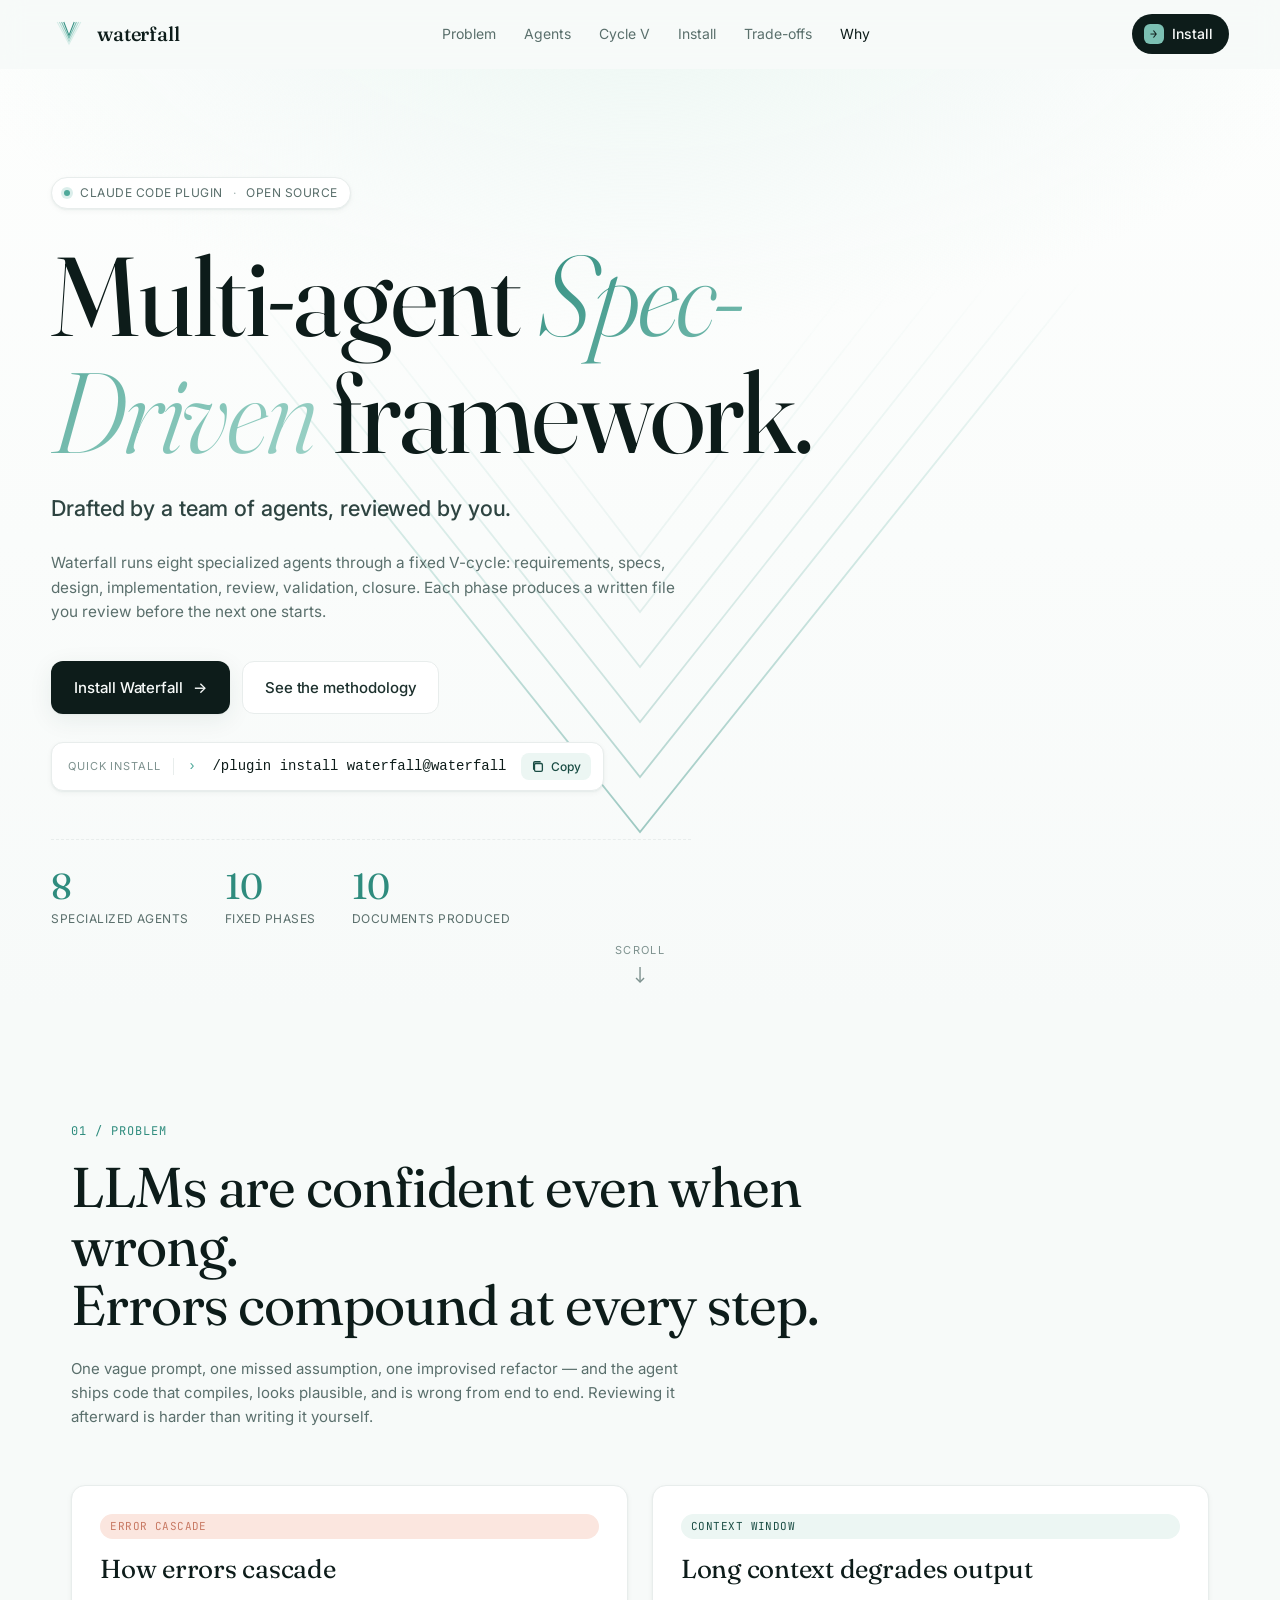
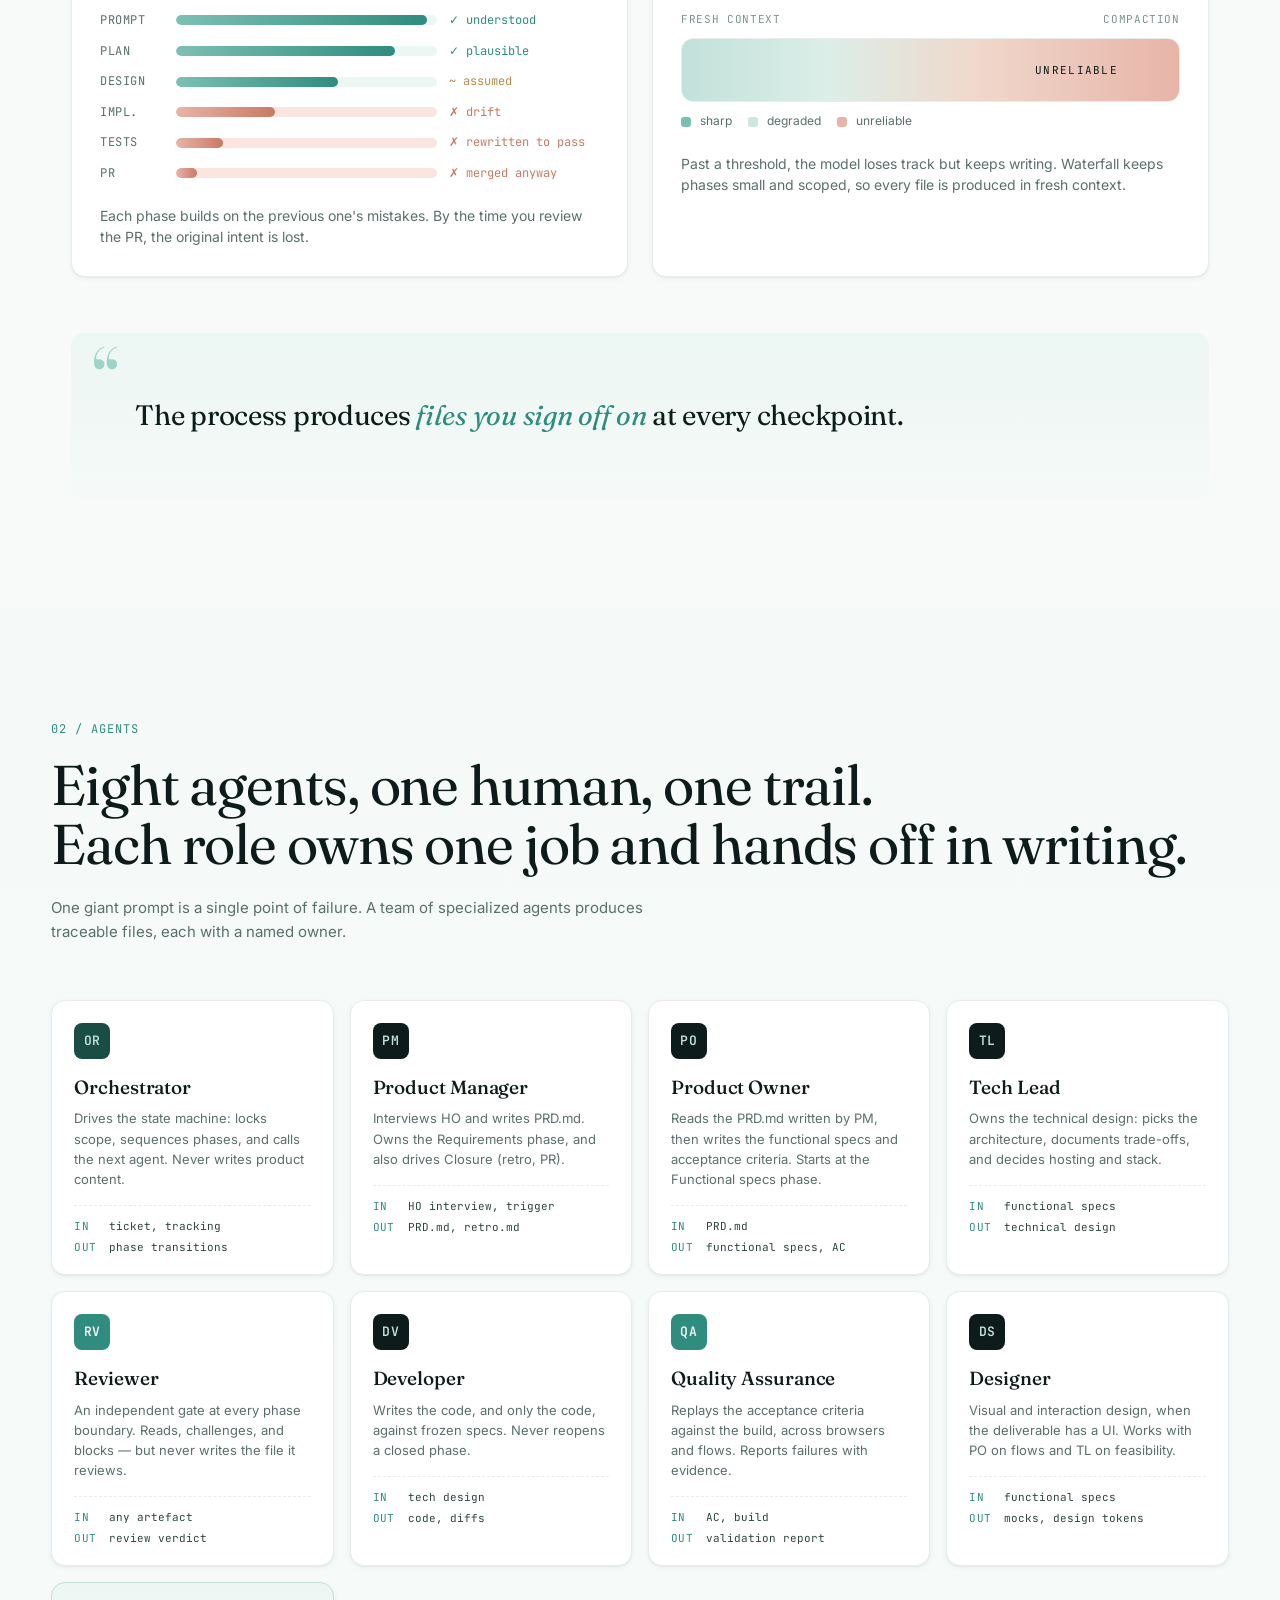
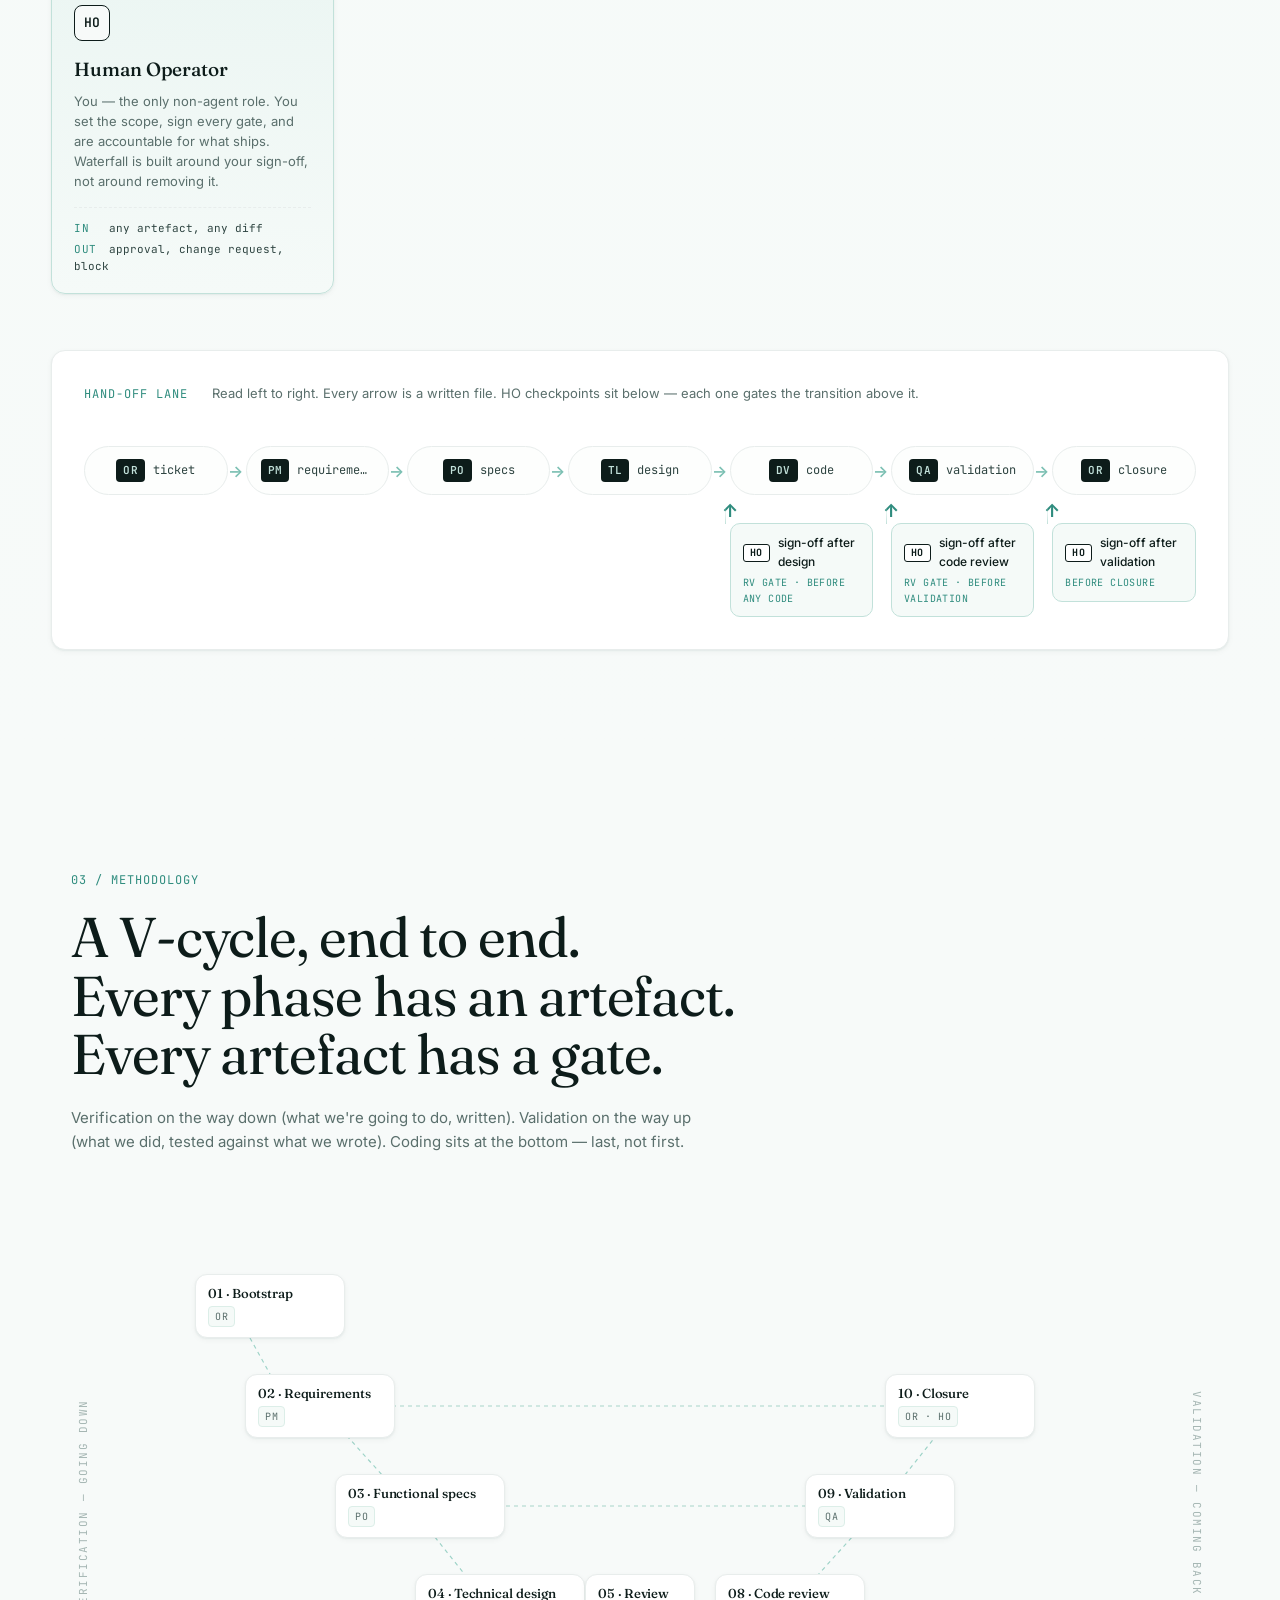
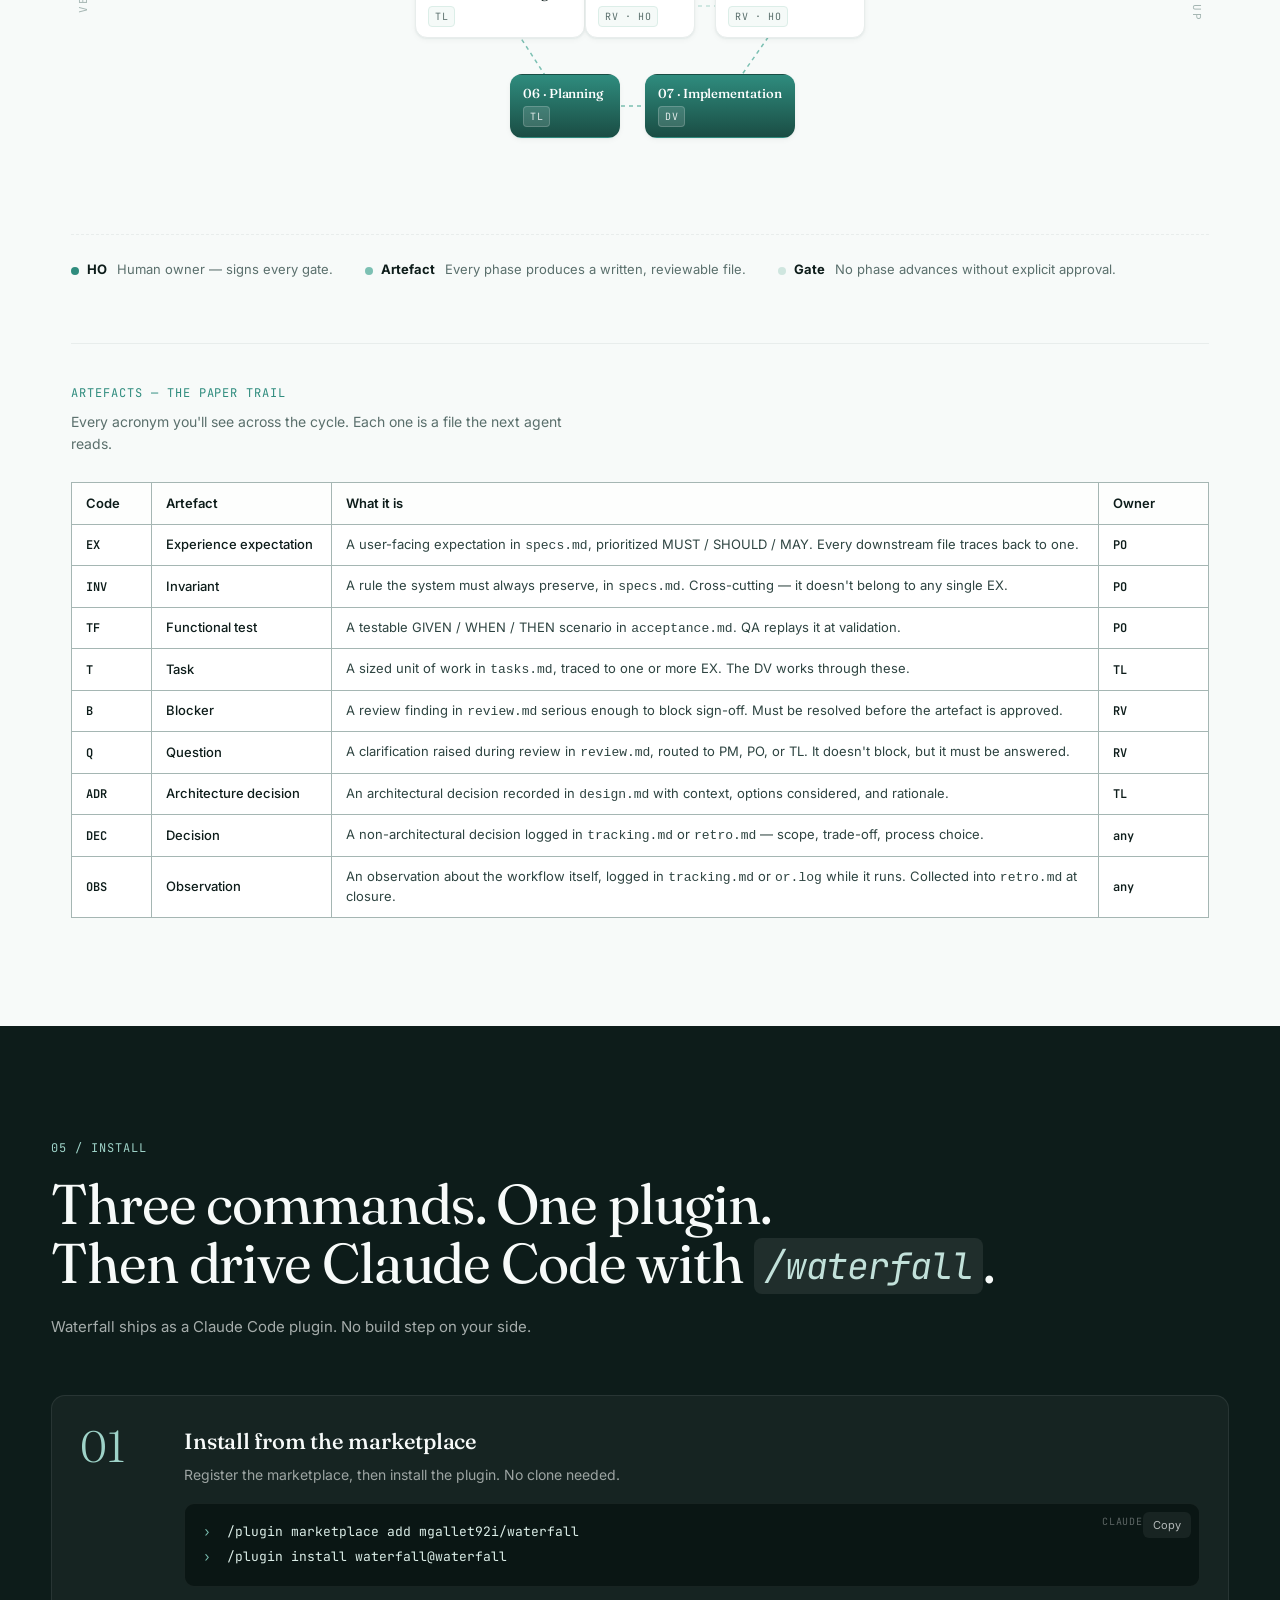
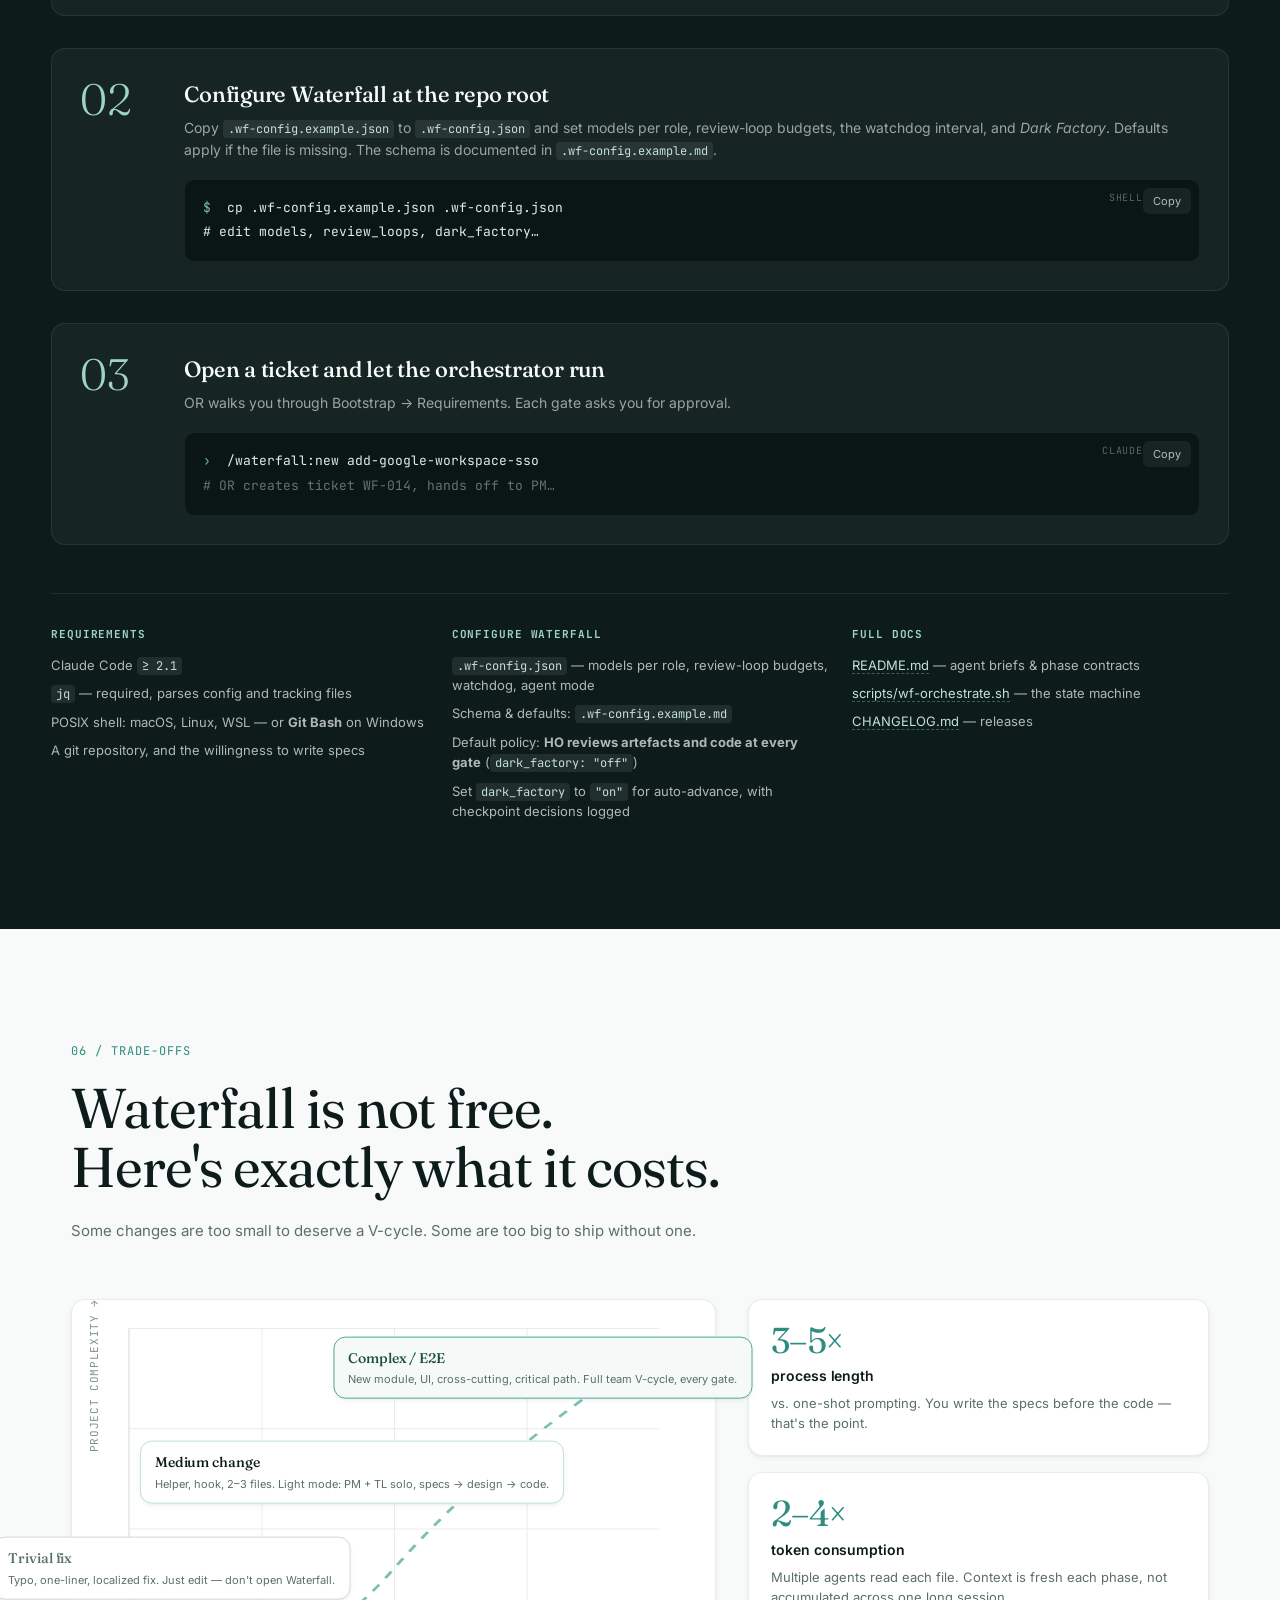
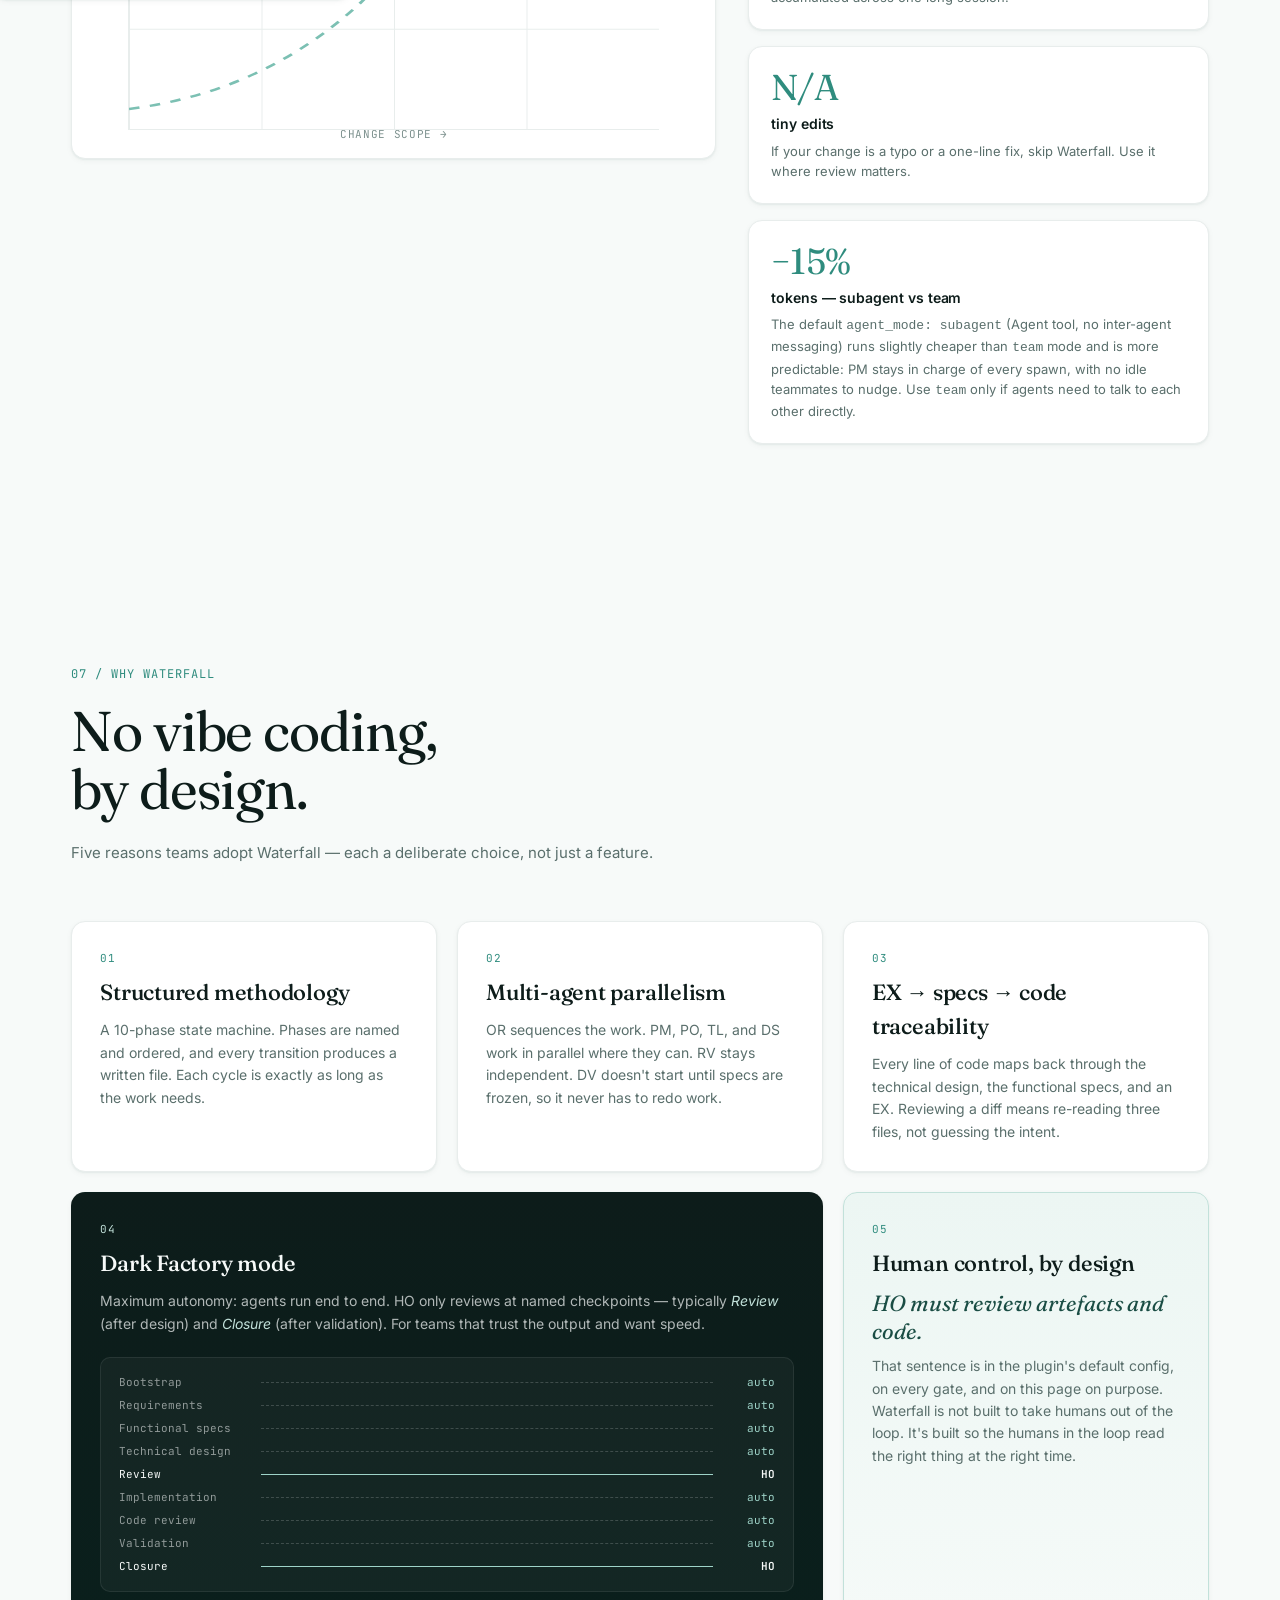
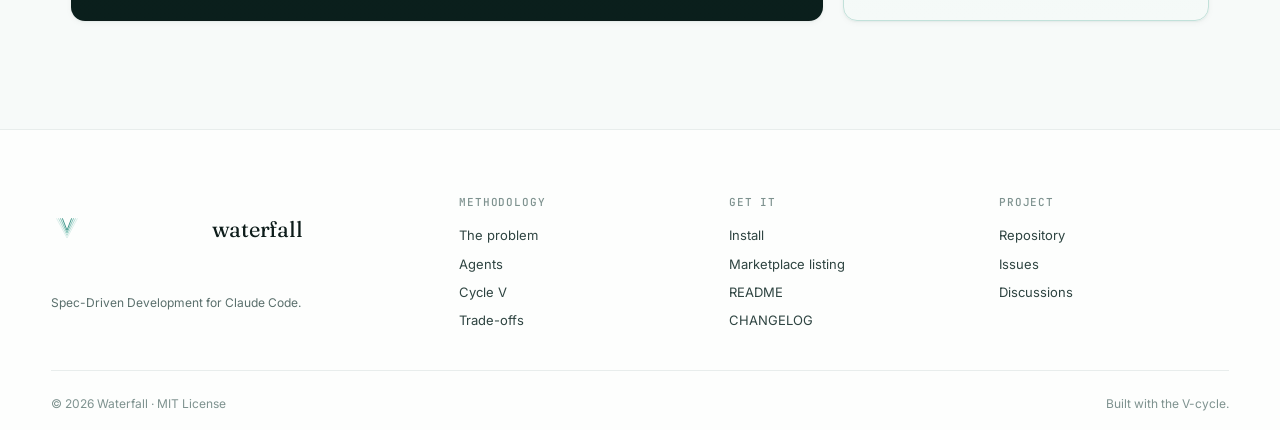
<file: claude-design/site/index.html>
<!doctype html>
<html lang="en">
<head>
<meta charset="utf-8" />
<meta name="viewport" content="width=device-width,initial-scale=1" />
<title>Waterfall — Spec-Driven Development for Claude Code</title>
<meta name="description" content="Waterfall is a multi-agent Spec-Driven Development framework for Claude Code. A team of specialized agents (OR · PM · PO · TL · RV · DV · QA · DS) drives every change through a fixed V-cycle — from requirements to closure." />
<link rel="preconnect" href="https://fonts.googleapis.com">
<link rel="preconnect" href="https://fonts.gstatic.com" crossorigin>
<link href="https://fonts.googleapis.com/css2?family=Fraunces:opsz,wght@9..144,300;9..144,400;9..144,500;9..144,600&family=Inter:wght@400;500;600;700&family=JetBrains+Mono:wght@400;500;600&display=swap" rel="stylesheet">
<link rel="stylesheet" href="styles.css" />
</head>
<body>

<!-- ───────────────────── NAV ───────────────────── -->
<header class="nav" id="nav">
  <a class="nav__brand" href="#top" aria-label="Waterfall home">
    <svg viewBox="0 0 100 100" class="nav__mark" aria-hidden="true">
      <g fill="none" stroke-width="3" stroke-linecap="square">
        <path d="M18 18 L50 78 L82 18" stroke="#9ed3c8" opacity=".35"/>
        <path d="M24 18 L50 70 L76 18" stroke="#7cc0b3" opacity=".55"/>
        <path d="M30 18 L50 62 L70 18" stroke="#4ea99a" opacity=".75"/>
        <path d="M36 18 L50 54 L64 18" stroke="#2f8c7e" opacity=".95"/>
      </g>
    </svg>
    <span class="nav__word">waterfall</span>
  </a>
  <nav class="nav__links" aria-label="Sections">
    <a href="#problem">Problem</a>
    <a href="#agents">Agents</a>
    <a href="#cycle">Cycle V</a>
    <a href="#install">Install</a>
    <a href="#tradeoffs">Trade-offs</a>
    <a href="#why">Why</a>
  </nav>
  <a class="nav__cta" href="#install">
    <span class="nav__cta-glyph">→</span>
    Install
  </a>
</header>

<main id="top" style="border-radius: 0px">

<!-- ───────────────────── HERO ───────────────────── -->
<section class="hero">
  <div class="hero__bg" aria-hidden="true">
    <svg class="hero__v" viewBox="0 0 1200 800" preserveAspectRatio="xMidYMid slice">
      <defs>
        <linearGradient id="vline" x1="0" y1="0" x2="0" y2="1">
          <stop offset="0%" stop-color="#7cc0b3" stop-opacity=".0"/>
          <stop offset="40%" stop-color="#7cc0b3" stop-opacity=".55"/>
          <stop offset="100%" stop-color="#2f8c7e" stop-opacity=".9"/>
        </linearGradient>
      </defs>
      <g fill="none" stroke="url(#vline)" stroke-width="2">
        <path d="M120 120 L600 720 L1080 120"/>
        <path d="M170 120 L600 660 L1030 120" opacity=".75"/>
        <path d="M220 120 L600 600 L980 120" opacity=".55"/>
        <path d="M270 120 L600 540 L930 120" opacity=".4"/>
        <path d="M320 120 L600 480 L880 120" opacity=".28"/>
        <path d="M370 120 L600 420 L830 120" opacity=".18"/>
      </g>
    </svg>
  </div>

  <div class="hero__inner">
    <div class="hero__eyebrow">
      <span class="dot"></span>
      Claude Code plugin <span class="dim">·</span> open source
    </div>

    <h1 class="hero__title">
      <span class="hero__title-l1" style="font-size: 112px">Multi-agent </span><span class="hero__title-l2" style="font-size: 114px">Spec-Driven</span><span class="hero__title-l1" style="font-size: 114px"> framework.</span>
      <span class="hero__title-tag" style="font-size: 63px"></span>
      <span class="hero__title-sub">Drafted by a team of agents, reviewed by you.</span>
    </h1>

    <p class="hero__lede">
      Waterfall runs eight specialized agents through a fixed V-cycle: requirements, specs, design,
      implementation, review, validation, closure. Each phase produces a written file you review
      before the next one starts.
    </p>

    <div class="hero__actions">
      <a class="btn btn--primary" href="#install">
        Install Waterfall
        <span aria-hidden="true">→</span>
      </a>
      <a class="btn btn--ghost" href="#cycle">
        See the methodology
      </a>
    </div>

    <div class="hero__cmd" role="region" aria-label="Quick install command">
      <span class="hero__cmd-label">quick install</span>
      <code class="hero__cmd-line"><span class="prompt">›</span> /plugin install waterfall@waterfall</code>
      <button class="hero__cmd-copy" data-copy="/plugin install waterfall@waterfall" aria-label="Copy install command">
        <svg viewBox="0 0 16 16" width="14" height="14" fill="none" stroke="currentColor" stroke-width="1.5">
          <rect x="4" y="4" width="9" height="9" rx="1.5"/>
          <path d="M3 11V3.5A1.5 1.5 0 0 1 4.5 2H11"/>
        </svg>
        <span class="hero__cmd-copy-label">Copy</span>
      </button>
    </div>

    <div class="hero__meta">
      <div class="hero__meta-item">
        <strong>8</strong>
        <span>specialized agents</span>
      </div>
      <div class="hero__meta-item">
        <strong>10</strong>
        <span>fixed phases</span>
      </div>
      <div class="hero__meta-item">
        <strong>10</strong>
        <span>documents produced</span>
      </div>
    </div>
  </div>

  <a class="hero__scroll" href="#problem" aria-label="Scroll to first section">
    <span>scroll</span>
    <svg viewBox="0 0 12 20" width="12" height="20" fill="none" stroke="currentColor" stroke-width="1.4">
      <path d="M6 2v15"/><path d="M2 13l4 4 4-4"/>
    </svg>
  </a>
</section>

<!-- ───────────────────── PROBLEM ───────────────────── -->
<section class="section section--problem" id="problem">
  <div class="section__head">
    <span class="section__num">01 / Problem</span>
    <h2 class="section__title">
      LLMs are confident even when wrong.<br/>
      Errors compound at every step.
    </h2>
    <p class="section__lede">
      One vague prompt, one missed assumption, one improvised refactor — and the agent ships code
      that compiles, looks plausible, and is wrong from end to end. Reviewing it afterward is harder than writing it yourself.
    </p>
  </div>

  <div class="problem__grid">

    <article class="problem__card problem__card--cascade">
      <header>
        <span class="tag tag--warn">error cascade</span>
        <h3>How errors cascade</h3>
      </header>
      <div class="cascade">
        <div class="cascade__row is-active"><span class="cascade__step">prompt</span><span class="cascade__bar" style="--w:96%"><i></i></span><span class="cascade__ok">✓ understood</span></div>
        <div class="cascade__row is-active"><span class="cascade__step">plan</span><span class="cascade__bar" style="--w:84%"><i></i></span><span class="cascade__ok">✓ plausible</span></div>
        <div class="cascade__row is-active"><span class="cascade__step">design</span><span class="cascade__bar" style="--w:62%"><i></i></span><span class="cascade__warn">~ assumed</span></div>
        <div class="cascade__row is-active"><span class="cascade__step">impl.</span><span class="cascade__bar cascade__bar--bad" style="--w:38%"><i></i></span><span class="cascade__bad">✗ drift</span></div>
        <div class="cascade__row is-active"><span class="cascade__step">tests</span><span class="cascade__bar cascade__bar--bad" style="--w:18%"><i></i></span><span class="cascade__bad">✗ rewritten to pass</span></div>
        <div class="cascade__row is-active"><span class="cascade__step">PR</span><span class="cascade__bar cascade__bar--bad" style="--w:8%"><i></i></span><span class="cascade__bad">✗ merged anyway</span></div>
      </div>
      <p class="problem__caption">
        Each phase builds on the previous one's mistakes. By the time you review the PR, the original intent is lost.
      </p>
    </article>

    <article class="problem__card problem__card--zone">
      <header>
        <span class="tag tag--mute">context window</span>
        <h3>Long context degrades output</h3>
      </header>
      <div class="zone">
        <div class="zone__axis">
          <span>fresh context</span>
          <span>compaction</span>
        </div>
        <div class="zone__track">
          <div class="zone__band zone__band--good"></div>
          <div class="zone__band zone__band--mid"></div>
          <div class="zone__band zone__band--bad" data-label="unreliable"></div>
        </div>
        <div class="zone__legend">
          <span><i style="background:#7cc0b3"></i> sharp</span>
          <span><i style="background:#cfe6df"></i> degraded</span>
          <span><i style="background:#e8b4a8"></i> unreliable</span>
        </div>
      </div>
      <p class="problem__caption">
        Past a threshold, the model loses track but keeps writing. Waterfall keeps phases small and scoped, so every file is produced in fresh context.
      </p>
    </article>
  </div>

  <div class="problem__pull">
    <span class="quote-mark" aria-hidden="true">“</span>
    <p>
      The process produces <em>files you sign off on</em> at every checkpoint.
    </p>
  </div>
</section>

<!-- ───────────────────── AGENTS ───────────────────── -->
<section class="section section--agents" id="agents">
  <div class="section__head">
    <span class="section__num">02 / Agents</span>
    <h2 class="section__title">
      Eight agents, one human, one trail.<br/>
      Each role owns one job and hands off in writing.
    </h2>
    <p class="section__lede">
      One giant prompt is a single point of failure. A team of specialized agents produces
      traceable files, each with a named owner.
    </p>
  </div>

  <div class="agents__grid">
    <article class="agent" data-role="OR">
      <span class="agent__code">OR</span>
      <h3>Orchestrator</h3>
      <p>Drives the state machine: locks scope, sequences phases, and calls the next agent. Never writes product content.</p>
      <ul class="agent__io">
        <li><span>in</span> ticket, tracking</li>
        <li><span>out</span> phase transitions</li>
      </ul>
    </article>
    <article class="agent" data-role="PM">
      <span class="agent__code">PM</span>
      <h3>Product Manager</h3>
      <p>Interviews HO and writes PRD.md. Owns the Requirements phase, and also drives Closure (retro, PR).</p>
      <ul class="agent__io">
        <li><span>in</span> HO interview, trigger</li>
        <li><span>out</span> PRD.md, retro.md</li>
      </ul>
    </article>
    <article class="agent" data-role="PO">
      <span class="agent__code">PO</span>
      <h3>Product Owner</h3>
      <p>Reads the PRD.md written by PM, then writes the functional specs and acceptance criteria. Starts at the Functional specs phase.</p>
      <ul class="agent__io">
        <li><span>in</span> PRD.md</li>
        <li><span>out</span> functional specs, AC</li>
      </ul>
    </article>
    <article class="agent" data-role="TL">
      <span class="agent__code">TL</span>
      <h3>Tech Lead</h3>
      <p>Owns the technical design: picks the architecture, documents trade-offs, and decides hosting and stack.</p>
      <ul class="agent__io">
        <li><span>in</span> functional specs</li>
        <li><span>out</span> technical design</li>
      </ul>
    </article>
    <article class="agent" data-role="RV">
      <span class="agent__code">RV</span>
      <h3>Reviewer</h3>
      <p>An independent gate at every phase boundary. Reads, challenges, and blocks — but never writes the file it reviews.</p>
      <ul class="agent__io">
        <li><span>in</span> any artefact</li>
        <li><span>out</span> review verdict</li>
      </ul>
    </article>
    <article class="agent" data-role="DV">
      <span class="agent__code">DV</span>
      <h3>Developer</h3>
      <p>Writes the code, and only the code, against frozen specs. Never reopens a closed phase.</p>
      <ul class="agent__io">
        <li><span>in</span> tech design</li>
        <li><span>out</span> code, diffs</li>
      </ul>
    </article>
    <article class="agent" data-role="QA">
      <span class="agent__code">QA</span>
      <h3>Quality Assurance</h3>
      <p>Replays the acceptance criteria against the build, across browsers and flows. Reports failures with evidence.</p>
      <ul class="agent__io">
        <li><span>in</span> AC, build</li>
        <li><span>out</span> validation report</li>
      </ul>
    </article>
    <article class="agent" data-role="DS">
      <span class="agent__code">DS</span>
      <h3>Designer</h3>
      <p>Visual and interaction design, when the deliverable has a UI. Works with PO on flows and TL on feasibility.</p>
      <ul class="agent__io">
        <li><span>in</span> functional specs</li>
        <li><span>out</span> mocks, design tokens</li>
      </ul>
    </article>
    <article class="agent agent--ho" data-role="HO">
      <span class="agent__code">HO</span>
      <h3>Human Operator</h3>
      <p>You — the only non-agent role. You set the scope, sign every gate, and are accountable for what ships. Waterfall is built around your sign-off, not around removing it.</p>
      <ul class="agent__io">
        <li><span>in</span> any artefact, any diff</li>
        <li><span>out</span> approval, change request, block</li>
      </ul>
    </article>
  </div>

  <div class="agents__lane">
    <div class="lane__header">
      <span class="section__num">Hand-off lane</span>
      <p>Read left to right. Every arrow is a written file. HO checkpoints sit below — each one gates the transition above it.</p>
    </div>

    <div class="lane2">
      <ol class="lane2__main" aria-label="Hand-off flow">
        <li class="lane2__step"><span class="lane2__code">OR</span><span class="lane2__art">ticket</span></li>
        <li class="lane2__step"><span class="lane2__code">PM</span><span class="lane2__art">requirements</span></li>
        <li class="lane2__step"><span class="lane2__code">PO</span><span class="lane2__art">specs</span></li>
        <li class="lane2__step"><span class="lane2__code">TL</span><span class="lane2__art">design</span></li>
        <li class="lane2__step lane2__step--gate" data-gate="after-design"><span class="lane2__code">DV</span><span class="lane2__art">code</span></li>
        <li class="lane2__step lane2__step--gate" data-gate="after-review"><span class="lane2__code">QA</span><span class="lane2__art">validation</span></li>
        <li class="lane2__step lane2__step--gate" data-gate="after-validation"><span class="lane2__code">OR</span><span class="lane2__art">closure</span></li>
      </ol>

      <ol class="lane2__checks" aria-label="HO checkpoints">
        <li class="lane2__check" data-anchor="after-design">
          <span class="lane2__check-pill"><span class="lane2__check-code">HO</span> sign-off after design</span>
          <span class="lane2__check-meta">RV gate · before any code</span>
        </li>
        <li class="lane2__check" data-anchor="after-review">
          <span class="lane2__check-pill"><span class="lane2__check-code">HO</span> sign-off after code review</span>
          <span class="lane2__check-meta">RV gate · before validation</span>
        </li>
        <li class="lane2__check" data-anchor="after-validation">
          <span class="lane2__check-pill"><span class="lane2__check-code">HO</span> sign-off after validation</span>
          <span class="lane2__check-meta">before closure</span>
        </li>
      </ol>
    </div>
    </div>
  </div>
</section>

<!-- ───────────────────── CYCLE V ───────────────────── -->
<section class="section section--cycle" id="cycle">
  <div class="section__head">
    <span class="section__num">03 / Methodology</span>
    <h2 class="section__title">
      A V-cycle, end to end.<br/>
      Every phase has an artefact. Every artefact has a gate.
    </h2>
    <p class="section__lede">
      Verification on the way down (what we're going to do, written).
      Validation on the way up (what we did, tested against what we wrote).
      Coding sits at the bottom — last, not first.
    </p>
  </div>

  <!-- The V -->
  <div class="vcycle">
    <div class="vcycle__sides">
      <span class="vcycle__side vcycle__side--left">Verification — going down</span>
      <span class="vcycle__side vcycle__side--right">Validation — coming back up</span>
    </div>

    <div class="vcycle__body">
      <svg class="vcycle__lines" viewBox="0 0 790 464" preserveAspectRatio="none" aria-hidden="true">
        <!-- 01 → 02 -->
        <line x1="5" y1="64" x2="25" y2="100" stroke="var(--teal-400)" stroke-width="1.2" stroke-dasharray="4 4"/>
        <!-- horizontales (phases miroir) -->
        <line x1="75" y1="132" x2="715" y2="132" stroke="var(--teal-300)" stroke-width="1.5" stroke-dasharray="4 4"/>
        <line x1="165" y1="232" x2="635" y2="232" stroke="var(--teal-300)" stroke-width="1.5" stroke-dasharray="4 4"/>
        <line x1="245" y1="332" x2="545" y2="332" stroke="var(--teal-300)" stroke-width="1.5" stroke-dasharray="4 4"/>
        <!-- descente gauche : 02→03→04 -->
        <line x1="75" y1="132" x2="165" y2="232" stroke="var(--teal-400)" stroke-width="1.2" stroke-dasharray="4 4"/>
        <line x1="165" y1="232" x2="245" y2="332" stroke="var(--teal-400)" stroke-width="1.2" stroke-dasharray="4 4"/>
        <!-- 04 → 06 -->
        <line x1="255" y1="332" x2="320" y2="432" stroke="var(--teal-500)" stroke-width="1.5" stroke-dasharray="4 4"/>
        <!-- 06 → 07 -->
        <line x1="320" y1="432" x2="475" y2="432" stroke="var(--teal-500)" stroke-width="1.5" stroke-dasharray="4 4"/>
        <!-- 07 → 08 -->
        <line x1="475" y1="432" x2="545" y2="332" stroke="var(--teal-500)" stroke-width="1.5" stroke-dasharray="4 4"/>
        <!-- montée droite : 08→09→10 -->
        <line x1="545" y1="332" x2="635" y2="232" stroke="var(--teal-400)" stroke-width="1.2" stroke-dasharray="4 4"/>
        <line x1="635" y1="232" x2="715" y2="132" stroke="var(--teal-400)" stroke-width="1.2" stroke-dasharray="4 4"/>
      </svg>

    <ol class="vcycle__list">
      <!-- Bootstrap -->
      <li class="vphase vphase--preamble" style="left:-50px; top:0px; width:150px;" data-tip="OR sets up the cycle, locks scope, and creates the tracking file.">
        <span class="vphase__id">01 · Bootstrap</span>
        <span class="vphase__owner">OR</span>
      </li>

      <!-- Left arm -->
      <li class="vphase vphase--left" style="left:0px; top:100px; width:150px;" data-tip="PM interviews HO and writes PRD.md: experience expectations and structured requirements.">
        <span class="vphase__id">02 · Requirements</span>
        <span class="vphase__owner">PM</span>
      </li>
      <li class="vphase vphase--left" style="left:90px; top:200px; width:170px;" data-tip="PO writes the functional behaviour, flows, edge cases, and acceptance criteria. No code yet.">
        <span class="vphase__id">03 · Functional specs</span>
        <span class="vphase__owner">PO</span>
      </li>
      <li class="vphase vphase--left" style="left:170px; top:300px; width:170px;" data-tip="TL writes the architecture and stack, and documents the trade-offs.">
        <span class="vphase__id">04 · Technical design</span>
        <span class="vphase__owner">TL</span>
      </li>
      <li class="vphase vphase--left" style="left:340px; top:300px; width:110px;" data-tip="RV reviews every file above. HO must approve before any code is written.">
        <span class="vphase__id">05 · Review</span>
        <span class="vphase__owner">RV · HO</span>
      </li>

      <!-- Apex -->
      <li class="vphase vphase--apex" style="left:265px; top:400px; width:110px;" data-tip="TL breaks the design into tasks — named, sized, and sequenced units of work.">
        <span class="vphase__id">06 · Planning</span>
        <span class="vphase__owner">TL</span>
      </li>
      <li class="vphase vphase--apex" style="left:400px; top:400px; width:150px;" data-tip="DV writes code against frozen specs and tasks, one task at a time, and never reopens a closed phase.">
        <span class="vphase__id">07 · Implementation</span>
        <span class="vphase__owner">DV</span>
      </li>

      <!-- Right arm -->
      <li class="vphase vphase--right" style="left:470px; top:300px; width:150px;" data-tip="RV reviews the diffs against the technical design. HO signs off before validation begins.">
        <span class="vphase__id">08 · Code review</span>
        <span class="vphase__owner">RV · HO</span>
      </li>
      <li class="vphase vphase--right" style="left:560px; top:200px; width:150px;" data-tip="QA replays every acceptance criterion against the build. Pass or fail, with evidence.">
        <span class="vphase__id">09 · Validation</span>
        <span class="vphase__owner">QA</span>
      </li>
      <li class="vphase vphase--right" style="left:640px; top:100px; width:150px;" data-tip="OR archives the files and writes the tracking entry. Final HO sign-off.">
        <span class="vphase__id">10 · Closure</span>
        <span class="vphase__owner">OR · HO</span>
      </li>
    </ol>
    </div>
  </div>

  <div class="cycle__legend">
    <div><span class="leg-dot" style="background:#2f8c7e"></span><strong>HO</strong> Human owner — signs every gate.</div>
    <div><span class="leg-dot" style="background:#7cc0b3"></span><strong>Artefact</strong> Every phase produces a written, reviewable file.</div>
    <div><span class="leg-dot" style="background:#cfe6df"></span><strong>Gate</strong> No phase advances without explicit approval.</div>
  </div>

  <!-- Artefact glossary -->
  <div class="glossary">
    <div class="glossary__head">
      <span class="section__num">Artefacts — the paper trail</span>
      <p>Every acronym you'll see across the cycle. Each one is a file the next agent reads.</p>
    </div>
    <div class="glossary__tablewrap">
      <table class="glossary__table" style="border-width: 1px">
        <thead>
          <tr>
            <th class="glossary__th-abbr">Code</th>
            <th class="glossary__th-name">Artefact</th>
            <th class="glossary__th-desc">What it is</th>
            <th class="glossary__th-owner">Owner</th>
          </tr>
        </thead>
        <tbody>
          <tr>
            <td><span class="glossary__abbr">EX</span></td>
            <td>Experience expectation</td>
            <td>A user-facing expectation in <code>specs.md</code>, prioritized MUST / SHOULD / MAY. Every downstream file traces back to one.</td>
            <td><span class="glossary__owner-pill">PO</span></td>
          </tr>
          <tr>
            <td><span class="glossary__abbr">INV</span></td>
            <td>Invariant</td>
            <td>A rule the system must always preserve, in <code>specs.md</code>. Cross-cutting — it doesn't belong to any single EX.</td>
            <td><span class="glossary__owner-pill">PO</span></td>
          </tr>
          <tr>
            <td><span class="glossary__abbr">TF</span></td>
            <td>Functional test</td>
            <td>A testable GIVEN / WHEN / THEN scenario in <code>acceptance.md</code>. QA replays it at validation.</td>
            <td><span class="glossary__owner-pill">PO</span></td>
          </tr>
          <tr>
            <td><span class="glossary__abbr">T</span></td>
            <td>Task</td>
            <td>A sized unit of work in <code>tasks.md</code>, traced to one or more EX. The DV works through these.</td>
            <td><span class="glossary__owner-pill">TL</span></td>
          </tr>
          <tr>
            <td><span class="glossary__abbr">B</span></td>
            <td>Blocker</td>
            <td>A review finding in <code>review.md</code> serious enough to block sign-off. Must be resolved before the artefact is approved.</td>
            <td><span class="glossary__owner-pill">RV</span></td>
          </tr>
          <tr>
            <td><span class="glossary__abbr">Q</span></td>
            <td>Question</td>
            <td>A clarification raised during review in <code>review.md</code>, routed to PM, PO, or TL. It doesn't block, but it must be answered.</td>
            <td><span class="glossary__owner-pill">RV</span></td>
          </tr>
          <tr>
            <td><span class="glossary__abbr">ADR</span></td>
            <td>Architecture decision</td>
            <td>An architectural decision recorded in <code>design.md</code> with context, options considered, and rationale.</td>
            <td><span class="glossary__owner-pill">TL</span></td>
          </tr>
          <tr>
            <td><span class="glossary__abbr">DEC</span></td>
            <td>Decision</td>
            <td>A non-architectural decision logged in <code>tracking.md</code> or <code>retro.md</code> &mdash; scope, trade-off, process choice.</td>
            <td><span class="glossary__owner-pill">any</span></td>
          </tr>
          <tr>
            <td><span class="glossary__abbr">OBS</span></td>
            <td>Observation</td>
            <td>An observation about the workflow itself, logged in <code>tracking.md</code> or <code>or.log</code> while it runs. Collected into <code>retro.md</code> at closure.</td>
            <td><span class="glossary__owner-pill">any</span></td>
          </tr>
        </tbody>
      </table>
    </div>
  </div>
</section>

<!-- ───────────────────── INSTALL ───────────────────── -->
<section class="section section--install" id="install">
  <div class="section__head">
    <span class="section__num">05 / Install</span>
    <h2 class="section__title">
      Three commands. One plugin.<br/>
      Then drive Claude Code with <code>/waterfall</code>.
    </h2>
    <p class="section__lede">
      Waterfall ships as a Claude Code plugin. No build step on your side.
    </p>
  </div>

  <ol class="install">
    <li class="install__step">
      <span class="install__num">01</span>
      <div class="install__body">
        <h3>Install from the marketplace</h3>
        <p>Register the marketplace, then install the plugin. No clone needed.</p>
        <div class="code">
          <span class="code__lang">claude</span>
          <pre><code><span class="prompt">›</span> /plugin marketplace add mgallet92i/waterfall
<span class="prompt">›</span> /plugin install waterfall@waterfall</code></pre>
          <button class="code__copy" data-copy="/plugin install waterfall@waterfall">Copy</button>
        </div>
      </div>
    </li>

    <li class="install__step">
      <span class="install__num">02</span>
      <div class="install__body">
        <h3>Configure Waterfall at the repo root</h3>
        <p>Copy <code>.wf-config.example.json</code> to <code>.wf-config.json</code> and set models per role, review-loop budgets, the watchdog interval, and <em>Dark Factory</em>. Defaults apply if the file is missing. The schema is documented in <code>.wf-config.example.md</code>.</p>
        <div class="code">
          <span class="code__lang">shell</span>
          <pre><code><span class="prompt">$</span> cp .wf-config.example.json .wf-config.json
<span class="comment"># edit models, review_loops, dark_factory…</span></code></pre>
          <button class="code__copy" data-copy="cp .wf-config.example.json .wf-config.json">Copy</button>
        </div>
      </div>
    </li>

    <li class="install__step">
      <span class="install__num">03</span>
      <div class="install__body">
        <h3>Open a ticket and let the orchestrator run</h3>
        <p>OR walks you through Bootstrap → Requirements. Each gate asks you for approval.</p>
        <div class="code">
          <span class="code__lang">claude</span>
          <pre><code><span class="prompt">›</span> /waterfall:new add-google-workspace-sso
<span class="muted"># OR creates ticket WF-014, hands off to PM…</span></code></pre>
          <button class="code__copy" data-copy='/waterfall:new add-google-workspace-sso'>Copy</button>
        </div>
      </div>
    </li>
  </ol>

  <aside class="install__aside">
    <div>
      <h4>Requirements</h4>
      <ul>
        <li>Claude Code <code>≥ 2.1</code></li>
        <li><code>jq</code> — required, parses config and tracking files</li>
        <li>POSIX shell: macOS, Linux, WSL — or <strong>Git Bash</strong> on Windows</li>
        <li>A git repository, and the willingness to write specs</li>
      </ul>
    </div>
    <div>
      <h4>Configure Waterfall</h4>
      <ul>
        <li><code>.wf-config.json</code> — models per role, review-loop budgets, watchdog, agent mode</li>
        <li>Schema &amp; defaults: <code>.wf-config.example.md</code></li>
        <li>Default policy: <strong>HO reviews artefacts and code at every gate</strong> (<code>dark_factory: "off"</code>)</li>
        <li>Set <code>dark_factory</code> to <code>"on"</code> for auto-advance, with checkpoint decisions logged</li>
      </ul>
    </div>
    <div>
      <h4>Full docs</h4>
      <ul>
        <li><a href="#">README.md</a> — agent briefs &amp; phase contracts</li>
        <li><a href="#">scripts/wf-orchestrate.sh</a> — the state machine</li>
        <li><a href="#">CHANGELOG.md</a> — releases</li>
      </ul>
    </div>
  </aside>
</section>

<!-- ───────────────────── TRADE-OFFS ───────────────────── -->
<section class="section section--tradeoffs" id="tradeoffs">
  <div class="section__head">
    <span class="section__num">06 / Trade-offs</span>
    <h2 class="section__title">
      Waterfall is not free.<br/>
      Here's exactly what it costs.
    </h2>
    <p class="section__lede">
      Some changes are too small to deserve a V-cycle. Some are too big to ship without one.
    </p>
  </div>

  <div class="tradeoff">
    <div class="tradeoff__chart" role="img" aria-label="Project complexity vs methodology fit">
      <div class="tradeoff__axes">
        <span class="tradeoff__y">project complexity →</span>
        <span class="tradeoff__x">change scope →</span>
      </div>
      <div class="tradeoff__plot">
        <div class="zone-pill zone-pill--free"  style="left:8%; top:60%">
          <strong>Trivial fix</strong>
          <small>Typo, one-liner, localized fix. Just edit — don't open Waterfall.</small>
        </div>
        <div class="zone-pill zone-pill--light" style="left:42%; top:36%">
          <strong>Medium change</strong>
          <small>Helper, hook, 2–3 files. Light mode: PM + TL solo, specs → design → code.</small>
        </div>
        <div class="zone-pill zone-pill--full"  style="left:78%; top:10%">
          <strong>Complex / E2E</strong>
          <small>New module, UI, cross-cutting, critical path. Full team V-cycle, every gate.</small>
        </div>
        <svg class="tradeoff__curve" viewBox="0 0 100 100" preserveAspectRatio="none">
          <path d="M 0 95 Q 30 90 50 60 T 100 5" stroke="#7cc0b3" stroke-width="0.6" fill="none" stroke-dasharray="2 2"/>
        </svg>
      </div>
    </div>

    <ul class="tradeoff__costs">
      <li>
        <span class="tradeoff__cost-num">3–5×</span>
        <h4>process length</h4>
        <p>vs. one-shot prompting. You write the specs before the code — that's the point.</p>
      </li>
      <li>
        <span class="tradeoff__cost-num">2–4×</span>
        <h4>token consumption</h4>
        <p>Multiple agents read each file. Context is fresh each phase, not accumulated across one long session.</p>
      </li>
      <li>
        <span class="tradeoff__cost-num">N/A</span>
        <h4>tiny edits</h4>
        <p>If your change is a typo or a one-line fix, skip Waterfall. Use it where review matters.</p>
      </li>
      <li>
        <span class="tradeoff__cost-num">−15%</span>
        <h4>tokens — subagent vs team</h4>
        <p>The default <code>agent_mode: subagent</code> (Agent tool, no inter-agent messaging) runs slightly cheaper than <code>team</code> mode and is more predictable: PM stays in charge of every spawn, with no idle teammates to nudge. Use <code>team</code> only if agents need to talk to each other directly.</p>
      </li>
    </ul>
  </div>
</section>

<!-- ───────────────────── WHY ───────────────────── -->
<section class="section section--why" id="why">
  <div class="section__head">
    <span class="section__num">07 / Why Waterfall</span>
    <h2 class="section__title">
      No vibe coding,<br/>by design.
    </h2>
    <p class="section__lede">
      Five reasons teams adopt Waterfall — each a deliberate choice, not just a feature.
    </p>
  </div>

  <div class="why">
    <article class="why__card">
      <span class="why__num">01</span>
      <h3>Structured methodology</h3>
      <p>A 10-phase state machine. Phases are named and ordered, and every transition produces a written file. Each cycle is exactly as long as the work needs.</p>
    </article>
    <article class="why__card">
      <span class="why__num">02</span>
      <h3>Multi-agent parallelism</h3>
      <p>OR sequences the work. PM, PO, TL, and DS work in parallel where they can. RV stays independent. DV doesn't start until specs are frozen, so it never has to redo work.</p>
    </article>
    <article class="why__card">
      <span class="why__num">03</span>
      <h3>EX → specs → code traceability</h3>
      <p>Every line of code maps back through the technical design, the functional specs, and an EX. Reviewing a diff means re-reading three files, not guessing the intent.</p>
    </article>
    <article class="why__card why__card--feature">
      <span class="why__num">04</span>
      <h3>Dark Factory mode</h3>
      <p>Maximum autonomy: agents run end to end. HO only reviews at named checkpoints — typically <em>Review</em> (after design) and <em>Closure</em> (after validation). For teams that trust the output and want speed.</p>
      <div class="why__dark">
        <div class="why__dark-row">
          <span>Bootstrap</span><span class="dot-line"></span><span class="auto">auto</span>
        </div>
        <div class="why__dark-row">
          <span>Requirements</span><span class="dot-line"></span><span class="auto">auto</span>
        </div>
        <div class="why__dark-row">
          <span>Functional specs</span><span class="dot-line"></span><span class="auto">auto</span>
        </div>
        <div class="why__dark-row">
          <span>Technical design</span><span class="dot-line"></span><span class="auto">auto</span>
        </div>
        <div class="why__dark-row why__dark-row--gate">
          <span>Review</span><span class="dot-line dot-line--solid"></span><span class="ho">HO</span>
        </div>
        <div class="why__dark-row">
          <span>Implementation</span><span class="dot-line"></span><span class="auto">auto</span>
        </div>
        <div class="why__dark-row">
          <span>Code review</span><span class="dot-line"></span><span class="auto">auto</span>
        </div>
        <div class="why__dark-row">
          <span>Validation</span><span class="dot-line"></span><span class="auto">auto</span>
        </div>
        <div class="why__dark-row why__dark-row--gate">
          <span>Closure</span><span class="dot-line dot-line--solid"></span><span class="ho">HO</span>
        </div>
      </div>
    </article>
    <article class="why__card why__card--stance">
      <span class="why__num">05</span>
      <h3>Human control, by design</h3>
      <p>
        <strong>HO must review artefacts and code.</strong>
        That sentence is in the plugin's default config, on every gate, and on this page on purpose.
        Waterfall is not built to take humans out of the loop. It's built so the humans in the loop read the right thing at the right time.
      </p>
    </article>
  </div>
</section>

<!-- ───────────────────── FOOTER ───────────────────── -->
<footer class="foot">
  <div class="foot__grid">
    <div class="foot__brand">
      <svg viewBox="0 0 100 100" class="foot__mark" aria-hidden="true">
        <g fill="none" stroke-width="3" stroke-linecap="square">
          <path d="M18 18 L50 78 L82 18" stroke="#9ed3c8" opacity=".35"/>
          <path d="M24 18 L50 70 L76 18" stroke="#7cc0b3" opacity=".55"/>
          <path d="M30 18 L50 62 L70 18" stroke="#4ea99a" opacity=".75"/>
          <path d="M36 18 L50 54 L64 18" stroke="#2f8c7e" opacity=".95"/>
        </g>
      </svg>
      <span>waterfall</span>
      <small>Spec-Driven Development for Claude Code.</small>
    </div>

    <div class="foot__col">
      <h5>Methodology</h5>
      <a href="#problem">The problem</a>
      <a href="#agents">Agents</a>
      <a href="#cycle">Cycle V</a>
      <a href="#tradeoffs">Trade-offs</a>
    </div>
    <div class="foot__col">
      <h5>Get it</h5>
      <a href="#install">Install</a>
      <a href="#">Marketplace listing</a>
      <a href="#">README</a>
      <a href="#">CHANGELOG</a>
    </div>
    <div class="foot__col">
      <h5>Project</h5>
      <a href="#">Repository</a>
      <a href="#">Issues</a>
      <a href="#">Discussions</a>
    </div>
  </div>
  <div class="foot__base">
    <span>© 2026 Waterfall · MIT License</span>
    <span>Built with the V-cycle.</span>
  </div>
</footer>

</main>

<div class="copy-toast" id="copyToast" role="status" aria-live="polite">copied</div>

<script src="app.js"></script>
</body>
</html>
</file>
<file: claude-design/site/styles.css>
/* ============================================================
   Waterfall homepage — styles
   Palette: pastel teal pulled from the logo
   ============================================================ */

:root {
  /* Brand palette */
  --teal-900: #1a4d44;
  --teal-700: #2f8c7e;
  --teal-600: #4ea99a;
  --teal-500: #7cc0b3;
  --teal-400: #9ed3c8;
  --teal-300: #c2e1da;
  --teal-200: #dceee8;
  --teal-100: #ecf6f3;
  --teal-50:  #f5faf8;

  /* Neutrals */
  --ink-900: #0d1c1a;
  --ink-800: #1c302d;
  --ink-700: #2e4441;
  --ink-500: #5a6f6c;
  --ink-400: #7e928f;
  --ink-300: #a5b6b3;
  --ink-200: #d3dbd9;
  --ink-100: #e8edec;
  --paper:   #f7faf9;
  --paper-2: #fdfefd;
  --white:   #ffffff;

  /* Accent (warm) for cascade-failure & dumb zone */
  --warn-300: #f1c8bb;
  --warn-500: #e8b4a8;
  --warn-700: #c87a64;

  /* Type */
  --font-sans: "Inter", "Helvetica Neue", system-ui, sans-serif;
  --font-display: "Fraunces", "Times New Roman", serif;
  --font-mono: "JetBrains Mono", ui-monospace, "SF Mono", Menlo, monospace;

  /* Layout */
  --max: 1240px;
  --gutter: clamp(20px, 4vw, 56px);
  --radius: 14px;
  --radius-sm: 8px;

  /* Effects */
  --shadow-sm: 0 1px 2px rgba(20, 60, 55, .06), 0 2px 6px rgba(20, 60, 55, .04);
  --shadow-md: 0 6px 24px rgba(20, 60, 55, .08), 0 1px 2px rgba(20, 60, 55, .04);
  --shadow-lg: 0 24px 60px rgba(20, 60, 55, .10), 0 2px 6px rgba(20, 60, 55, .04);
}

* { box-sizing: border-box; }

html { scroll-behavior: smooth; }

body {
  margin: 0;
  font-family: var(--font-sans);
  font-size: 16px;
  line-height: 1.55;
  color: var(--ink-800);
  background: var(--paper);
  -webkit-font-smoothing: antialiased;
  text-rendering: optimizeLegibility;
}

a { color: inherit; text-decoration: none; }
img { max-width: 100%; display: block; }

::selection { background: var(--teal-300); color: var(--ink-900); }

/* ============================================================
   NAV
   ============================================================ */
.nav {
  position: sticky;
  top: 0;
  z-index: 50;
  display: grid;
  grid-template-columns: auto 1fr auto;
  align-items: center;
  gap: 32px;
  padding: 14px var(--gutter);
  background: rgba(247, 250, 249, .82);
  backdrop-filter: saturate(140%) blur(12px);
  -webkit-backdrop-filter: saturate(140%) blur(12px);
  border-bottom: 1px solid transparent;
  transition: border-color .25s ease, background .25s ease;
}
.nav.is-scrolled {
  border-bottom-color: var(--ink-100);
  background: rgba(247, 250, 249, .95);
}
.nav__brand {
  display: inline-flex;
  align-items: center;
  gap: 10px;
  font-family: var(--font-display);
  font-weight: 500;
  font-size: 20px;
  letter-spacing: -.01em;
  color: var(--ink-900);
}
.nav__mark { width: 36px; height: 36px; }
.nav__word { font-feature-settings: "ss01"; }

.nav__links {
  display: flex;
  gap: 28px;
  justify-content: center;
  font-size: 14px;
  color: var(--ink-500);
}
.nav__links a {
  position: relative;
  padding: 6px 0;
  transition: color .15s ease;
}
.nav__links a:hover { color: var(--ink-900); }
.nav__links a::after {
  content: "";
  position: absolute;
  inset: auto 0 0 0;
  height: 1px;
  background: var(--teal-700);
  transform: scaleX(0);
  transform-origin: left;
  transition: transform .2s ease;
}
.nav__links a:hover::after { transform: scaleX(1); }

.nav__cta {
  display: inline-flex;
  align-items: center;
  gap: 8px;
  padding: 9px 16px 9px 12px;
  border-radius: 999px;
  background: var(--ink-900);
  color: var(--paper);
  font-size: 14px;
  font-weight: 500;
  transition: transform .12s ease, background .15s ease;
}
.nav__cta:hover { background: var(--teal-900); transform: translateY(-1px); }
.nav__cta-glyph {
  display: inline-grid;
  place-items: center;
  width: 20px; height: 20px;
  font-family: var(--font-mono);
  font-size: 12px;
  border-radius: 6px;
  background: var(--teal-500);
  color: var(--ink-900);
}

@media (max-width: 800px) {
  .nav__links { display: none; }
  .nav { grid-template-columns: auto 1fr auto; }
}

/* ============================================================
   HERO
   ============================================================ */
.hero {
  position: relative;
  min-height: 92vh;
  padding: clamp(80px, 12vh, 140px) var(--gutter) 80px;
  background:
    radial-gradient(1200px 600px at 50% -100px, var(--teal-100), transparent 60%),
    linear-gradient(180deg, var(--paper-2), var(--paper));
  overflow: hidden;
}
.hero__bg {
  position: absolute;
  inset: 0;
  pointer-events: none;
  display: grid;
  place-items: center;
  opacity: .5;
}
.hero__v { width: min(1100px, 92vw); height: auto; }

.hero__inner {
  position: relative;
  max-width: var(--max);
  margin: 0 auto;
}
.hero__eyebrow {
  display: inline-flex;
  align-items: center;
  gap: 10px;
  padding: 6px 12px;
  border: 1px solid var(--ink-100);
  background: var(--white);
  border-radius: 999px;
  font-size: 12px;
  letter-spacing: .04em;
  text-transform: uppercase;
  color: var(--ink-500);
  box-shadow: var(--shadow-sm);
}
.hero__eyebrow .dot {
  width: 6px; height: 6px;
  background: var(--teal-600);
  border-radius: 50%;
  box-shadow: 0 0 0 3px rgba(78, 169, 154, .2);
  animation: breathe 2.4s ease-in-out infinite;
}
.hero__eyebrow .dim { color: var(--ink-300); }

@keyframes breathe {
  0%, 100% { opacity: 1; }
  50% { opacity: .55; }
}

.hero__title {
  margin: 28px 0 0;
  font-family: var(--font-display);
  font-weight: 400;
  font-size: clamp(40px, 6.4vw, 96px);
  line-height: 1.02;
  letter-spacing: -.025em;
  color: var(--ink-900);
}
.hero__title-l1 { color: var(--ink-900); }
.hero__title-l2 {
  background: linear-gradient(135deg, var(--teal-700) 0%, var(--teal-500) 60%, var(--teal-400) 100%);
  -webkit-background-clip: text;
  background-clip: text;
  color: transparent;
  font-style: italic;
  font-weight: 300;
}
.hero__title-tag {
  display: block;
  margin-top: 18px;
  font-family: var(--font-display);
  font-style: italic;
  font-weight: 300;
  font-size: clamp(28px, 3.2vw, 48px);
  line-height: 1;
  letter-spacing: -.015em;
  color: var(--teal-700);
}
.hero__title-sub {
  display: block;
  margin-top: 24px;
  font-family: var(--font-sans);
  font-weight: 500;
  font-size: clamp(18px, 1.7vw, 24px);
  line-height: 1.35;
  letter-spacing: -.005em;
  color: var(--ink-700);
}

.hero__lede {
  max-width: 640px;
  margin: 28px 0 0;
  font-size: clamp(15px, 1.2vw, 17px);
  color: var(--ink-500);
  line-height: 1.6;
}

.hero__actions {
  display: flex;
  flex-wrap: wrap;
  gap: 12px;
  margin-top: 36px;
}

.btn {
  display: inline-flex;
  align-items: center;
  gap: 10px;
  padding: 14px 22px;
  border-radius: 12px;
  font-size: 15px;
  font-weight: 500;
  letter-spacing: -.005em;
  transition: transform .12s ease, background .15s ease, box-shadow .15s ease, color .15s ease;
  cursor: pointer;
  border: 1px solid transparent;
}
.btn--primary {
  background: var(--ink-900);
  color: var(--paper);
  box-shadow: var(--shadow-md);
}
.btn--primary:hover {
  background: var(--teal-900);
  transform: translateY(-1px);
  box-shadow: var(--shadow-lg);
}
.btn--ghost {
  background: var(--white);
  color: var(--ink-800);
  border-color: var(--ink-100);
}
.btn--ghost:hover { border-color: var(--teal-500); color: var(--ink-900); }

.hero__cmd {
  display: inline-flex;
  align-items: center;
  gap: 14px;
  margin-top: 28px;
  padding: 10px 12px 10px 16px;
  background: var(--white);
  border: 1px solid var(--ink-100);
  border-radius: 12px;
  box-shadow: var(--shadow-sm);
  font-family: var(--font-mono);
  font-size: 14px;
}
.hero__cmd-label {
  font-family: var(--font-sans);
  font-size: 11px;
  letter-spacing: .08em;
  text-transform: uppercase;
  color: var(--ink-400);
  padding-right: 12px;
  border-right: 1px solid var(--ink-100);
}
.hero__cmd-line {
  color: var(--ink-900);
}
.hero__cmd-line .prompt { color: var(--teal-600); margin-right: 8px; }
.hero__cmd-copy {
  display: inline-flex;
  align-items: center;
  gap: 6px;
  padding: 6px 10px;
  background: var(--teal-100);
  border: none;
  border-radius: 8px;
  font-family: var(--font-sans);
  font-size: 12px;
  font-weight: 500;
  color: var(--teal-900);
  cursor: pointer;
  transition: background .15s ease;
}
.hero__cmd-copy:hover { background: var(--teal-200); }

.hero__meta {
  display: flex;
  flex-wrap: wrap;
  gap: 36px;
  margin-top: 48px;
  padding-top: 28px;
  border-top: 1px dashed var(--ink-100);
  max-width: 640px;
}
.hero__meta-item { display: flex; flex-direction: column; }
.hero__meta-item strong {
  font-family: var(--font-display);
  font-size: 36px;
  font-weight: 400;
  line-height: 1;
  color: var(--teal-700);
  letter-spacing: -.02em;
}
.hero__meta-item span {
  font-size: 12px;
  letter-spacing: .04em;
  text-transform: uppercase;
  color: var(--ink-500);
  margin-top: 6px;
}

.hero__scroll {
  position: absolute;
  bottom: 24px;
  left: 50%;
  transform: translateX(-50%);
  display: inline-flex;
  flex-direction: column;
  align-items: center;
  gap: 6px;
  font-size: 11px;
  letter-spacing: .12em;
  text-transform: uppercase;
  color: var(--ink-400);
  animation: bob 2.4s ease-in-out infinite;
}
@keyframes bob {
  0%, 100% { transform: translate(-50%, 0); }
  50%      { transform: translate(-50%, 6px); }
}

@media (max-width: 600px) {
  .hero { min-height: auto; padding: 88px var(--gutter) 56px; }
  .hero__title {
    overflow-wrap: break-word;
    word-break: normal;
    hyphens: auto;
  }
  .hero__title-l1,
  .hero__title-l2 { font-size: clamp(34px, 9.2vw, 44px) !important; }
  .hero__title-tag { font-size: clamp(20px, 5.6vw, 28px) !important; }
  .hero__title-sub { font-size: 15px !important; margin-top: 16px; }
  .hero__lede { font-size: 14px; margin-top: 20px; }
  .hero__cmd {
    flex-wrap: wrap;
    gap: 8px;
    font-size: 12px;
    align-items: flex-start;
  }
  .hero__cmd-label {
    border-right: none;
    padding-right: 0;
    flex-basis: 100%;
  }
  .hero__cmd-line {
    flex-basis: 100%;
    word-break: break-all;
    overflow-wrap: anywhere;
    line-height: 1.5;
  }
  .hero__cmd-copy { margin-top: 4px; }
  .hero__meta { gap: 24px; margin-top: 32px; padding-top: 20px; }
  .hero__meta-item strong { font-size: 28px; }
}

/* ============================================================
   SECTIONS — common
   ============================================================ */
.section {
  position: relative;
  padding: clamp(80px, 12vh, 140px) var(--gutter);
  max-width: var(--max);
  margin: 0 auto;
}
.section__head { max-width: 760px; margin-bottom: 56px; }
.section__num {
  display: inline-block;
  font-family: var(--font-mono);
  font-size: 12px;
  letter-spacing: .08em;
  text-transform: uppercase;
  color: var(--teal-700);
  margin-bottom: 18px;
}
.section__title {
  margin: 0;
  font-family: var(--font-display);
  font-weight: 400;
  font-size: clamp(34px, 4.4vw, 56px);
  line-height: 1.05;
  letter-spacing: -.02em;
  color: var(--ink-900);
}
.section__title em {
  font-style: italic;
  font-weight: 300;
  color: var(--teal-700);
}
.section__lede {
  margin: 22px 0 0;
  font-size: clamp(15px, 1.15vw, 17px);
  color: var(--ink-500);
  line-height: 1.6;
  max-width: 640px;
}

.tag {
  display: inline-block;
  padding: 4px 10px;
  border-radius: 999px;
  font-family: var(--font-mono);
  font-size: 11px;
  letter-spacing: .04em;
  text-transform: uppercase;
}
.tag--warn { background: #fbe6df; color: var(--warn-700); }
.tag--mute { background: var(--teal-100); color: var(--teal-900); }

/* ============================================================
   PROBLEM
   ============================================================ */
.section--problem { background: var(--paper); }

.problem__grid {
  display: grid;
  grid-template-columns: repeat(2, minmax(0, 1fr));
  gap: 24px;
}
@media (max-width: 880px) { .problem__grid { grid-template-columns: 1fr; } }

.problem__card {
  background: var(--white);
  border: 1px solid var(--ink-100);
  border-radius: var(--radius);
  padding: 28px;
  box-shadow: var(--shadow-sm);
}
.problem__card header { display: flex; flex-direction: column; gap: 10px; margin-bottom: 22px; }
.problem__card h3 {
  margin: 0;
  font-family: var(--font-display);
  font-weight: 400;
  font-size: 26px;
  letter-spacing: -.01em;
  color: var(--ink-900);
}
.problem__caption {
  margin: 22px 0 0;
  font-size: 14px;
  color: var(--ink-500);
  line-height: 1.55;
}

/* ============================================================
   Cascade — scroll-pinned gauge chart
   ============================================================ */
.cascade-scroll {
  position: relative;
  height: 280vh;
  margin-bottom: 56px;
}
.cascade-scroll__pin {
  position: sticky;
  top: 88px;
  margin: 0;
}

.cascade__intro {
  margin: 0 0 22px;
  font-size: 15px;
  line-height: 1.55;
  color: var(--ink-700);
}
.cascade__hint {
  display: inline-block;
  margin-left: 8px;
  font-family: var(--font-mono);
  font-size: 11px;
  letter-spacing: .08em;
  text-transform: uppercase;
  color: var(--teal-700);
}

/* Cascade gauge chart */
.cascade { display: grid; gap: 12px; margin-bottom: 16px; }
.cascade__row {
  display: grid;
  grid-template-columns: 64px 1fr 150px;
  align-items: center;
  gap: 12px;
  font-family: var(--font-mono);
  font-size: 12px;
  opacity: .2;
  filter: saturate(.3);
  transform: translateY(6px);
  transition: opacity .35s ease, filter .35s ease, transform .35s ease;
}
.cascade__row.is-active {
  opacity: 1;
  filter: none;
  transform: none;
}
.cascade__step { color: var(--ink-500); text-transform: uppercase; letter-spacing: .04em; }
.cascade__bar {
  position: relative;
  height: 10px;
  background: var(--teal-100);
  border-radius: 999px;
  overflow: hidden;
}
.cascade__bar i {
  display: block;
  position: absolute; inset: 0 auto 0 0;
  width: 0;
  max-width: var(--w);
  background: linear-gradient(90deg, var(--teal-500), var(--teal-700));
  border-radius: inherit;
  transition: width .25s ease;
}
.cascade__row.is-active .cascade__bar i { width: var(--w); }
.cascade__bar--bad { background: #fbe6df; }
.cascade__bar--bad i {
  background: linear-gradient(90deg, var(--warn-500), var(--warn-700));
}
.cascade__ok   { color: var(--teal-700); }
.cascade__warn { color: #b88a4a; }
.cascade__bad  { color: var(--warn-700); }

/* Progress bar at bottom of card */
.cascade2__progress {
  position: relative;
  height: 3px;
  background: var(--ink-100);
  border-radius: 999px;
  overflow: hidden;
  margin-top: 12px;
  margin-bottom: 16px;
}
.cascade2__progress-fill {
  position: absolute;
  inset: 0 auto 0 0;
  width: var(--progress, 0%);
  background: linear-gradient(90deg, var(--teal-500), var(--warn-500));
  transition: width .1s linear;
}

/* Mobile / reduced-motion: drop the pin */
@media (max-width: 720px) {
  .cascade-scroll { height: auto; margin-bottom: 24px; }
  .cascade-scroll__pin { position: static; }
  .cascade__row { opacity: 1; filter: none; transform: none; }
  .cascade__bar i { width: var(--w) !important; }
}
@media (prefers-reduced-motion: reduce) {
  .cascade-scroll { height: auto; margin-bottom: 24px; }
  .cascade-scroll__pin { position: static; }
  .cascade__row { opacity: 1; filter: none; transform: none; }
  .cascade__bar i { width: var(--w) !important; }
}

/* Dumb zone */
.zone { display: grid; gap: 10px; }
.zone__axis {
  display: flex;
  justify-content: space-between;
  font-family: var(--font-mono);
  font-size: 11px;
  text-transform: uppercase;
  letter-spacing: .06em;
  color: var(--ink-400);
}
.zone__track {
  position: relative;
  display: grid;
  grid-template-columns: 1fr 1fr 1.4fr;
  height: 64px;
  border-radius: 12px;
  overflow: hidden;
  border: 1px solid var(--ink-100);
}
.zone__band {
  position: relative;
}
.zone__band--good { background: linear-gradient(90deg, var(--teal-300), var(--teal-200)); }
.zone__band--mid  { background: linear-gradient(90deg, var(--teal-200), #f0d8cc); }
.zone__band--bad  {
  background: linear-gradient(90deg, #f0d8cc, var(--warn-500));
  display: flex; align-items: center; justify-content: center;
  font-family: var(--font-mono);
  font-size: 11px;
  text-transform: uppercase;
  letter-spacing: .12em;
  color: var(--ink-900);
}
.zone__band--bad::before { content: attr(data-label); }
.zone__legend {
  display: flex;
  gap: 16px;
  font-size: 12px;
  color: var(--ink-500);
}
.zone__legend i {
  display: inline-block;
  width: 10px; height: 10px;
  border-radius: 3px;
  margin-right: 6px;
  vertical-align: middle;
}

.problem__pull {
  position: relative;
  margin-top: 56px;
  padding: 36px 36px 36px 64px;
  background: linear-gradient(180deg, var(--teal-100), var(--teal-50));
  border-radius: var(--radius);
  font-family: var(--font-display);
  font-weight: 400;
  font-size: clamp(20px, 2.2vw, 28px);
  line-height: 1.35;
  letter-spacing: -.01em;
  color: var(--ink-900);
}
.problem__pull em { font-style: italic; color: var(--teal-700); }
.problem__pull .quote-mark {
  position: absolute;
  top: 6px; left: 22px;
  font-family: var(--font-display);
  font-size: 92px;
  line-height: 1;
  color: var(--teal-400);
}

/* ============================================================
   CYCLE V
   ============================================================ */
.section--cycle { background: var(--paper); }

.vcycle {
  position: relative;
  margin-top: 24px;
  padding: 64px 16px 48px;
}
.vcycle__sides {
  position: absolute;
  inset: 80px 0 64px 0;
  pointer-events: none;
  display: flex;
  justify-content: space-between;
  align-items: center;
  font-family: var(--font-mono);
  font-size: 11px;
  letter-spacing: .14em;
  text-transform: uppercase;
  color: var(--ink-300);
}
.vcycle__side--left  { writing-mode: vertical-rl; transform: rotate(180deg); margin-left: 4px; }
.vcycle__side--right { writing-mode: vertical-rl;                              margin-right: 4px; }

.vcycle__body {
  position: relative;
  width: 790px;
  height: 464px;
  margin-inline: auto;
}
.vcycle__lines {
  position: absolute;
  inset: 0;
  width: 100%;
  height: 100%;
  pointer-events: none;
  z-index: 0;
}

/* Bootstrap (01) — dans la liste, même taille que les autres */
.vphase--preamble {
  background: var(--teal-50);
  border: 1px dashed var(--teal-300);
}
.vphase--preamble:hover,
.vphase--preamble:focus-visible {
  border-color: var(--teal-300);
  border-style: dashed;
}

.vcycle__list {
  list-style: none;
  margin: 0;
  padding: 0;
  position: relative;
  z-index: 1;
  width: 100%;
  height: 100%;
}

.vphase {
  position: absolute;
  width: 130px;
  height: 64px;
  cursor: help;
  background: var(--white);
  border: 1px solid var(--ink-100);
  border-radius: 12px;
  padding: 10px 12px;
  box-shadow: var(--shadow-sm);
  display: flex;
  flex-direction: column;
  align-items: flex-start;
  justify-content: center;
  gap: 4px;
  transition: transform .2s ease, box-shadow .2s ease, border-color .2s ease;
}
.vphase:hover,
.vphase:focus-visible {
  transform: translateY(-2px);
  box-shadow: var(--shadow-md);
  border-color: var(--teal-500);
  z-index: 5;
  outline: none;
}

.vphase__id {
  min-width: 0;
  width: 100%;
  font-family: var(--font-display);
  font-size: 13px;
  font-weight: 500;
  color: var(--ink-900);
  letter-spacing: -.005em;
  white-space: normal;
  line-height: 1.3;
}
.vphase__owner {
  display: inline-block;
  max-width: 100%;
  overflow: hidden;
  text-overflow: ellipsis;
  white-space: nowrap;
  font-family: var(--font-mono);
  font-size: 10px;
  letter-spacing: .06em;
  text-transform: uppercase;
  color: var(--ink-500);
  background: var(--teal-50);
  border: 1px solid var(--teal-200);
  padding: 2px 6px;
  border-radius: 4px;
  box-sizing: border-box;
}

/* Apex pair (06 Planning + 07 Implementation) */
.vphase--apex {
  background: linear-gradient(180deg, var(--teal-700), var(--teal-900));
  border-color: transparent;
}
.vphase--apex .vphase__id { color: var(--white); }
.vphase--apex .vphase__owner {
  background: rgba(255,255,255,.14);
  border-color: rgba(255,255,255,.18);
  color: rgba(255,255,255,.85);
}

/* Tooltip on hover */
.vphase[data-tip]::after {
  content: attr(data-tip);
  position: absolute;
  bottom: calc(100% + 8px);
  left: 50%;
  transform: translateX(-50%) translateY(4px);
  width: max-content;
  max-width: 240px;
  padding: 10px 12px;
  background: var(--ink-900);
  color: var(--paper);
  font-family: var(--font-sans);
  font-size: 12px;
  font-weight: 400;
  line-height: 1.45;
  letter-spacing: 0;
  text-transform: none;
  border-radius: 8px;
  box-shadow: 0 12px 28px rgba(28, 48, 45, .25);
  opacity: 0;
  pointer-events: none;
  transition: opacity .15s ease, transform .15s ease;
  z-index: 10;
  white-space: normal;
}
.vphase[data-tip]::before {
  content: "";
  position: absolute;
  bottom: calc(100% + 2px);
  left: 50%;
  transform: translateX(-50%);
  border: 6px solid transparent;
  border-top-color: var(--ink-900);
  opacity: 0;
  pointer-events: none;
  transition: opacity .15s ease;
  z-index: 10;
}
.vphase:hover::after,
.vphase:focus-visible::after {
  opacity: 1;
  transform: translateX(-50%) translateY(0);
}
.vphase:hover::before,
.vphase:focus-visible::before {
  opacity: 1;
}
/* Row 1 phases (02 Requirements et 10 Closure) : tooltip sous le bloc */
.vphase--left:first-child[data-tip]::after,
.vphase--right:last-child[data-tip]::after {
  bottom: auto;
  top: calc(100% + 8px);
  transform: translateX(-50%) translateY(-4px);
}
.vphase--left:first-child[data-tip]::before,
.vphase--right:last-child[data-tip]::before {
  bottom: auto;
  top: calc(100% + 2px);
  border: 6px solid transparent;
  border-bottom-color: var(--ink-900);
  border-top-color: transparent;
}
.vphase--left:first-child:hover::after,
.vphase--left:first-child:focus-visible::after,
.vphase--right:last-child:hover::after,
.vphase--right:last-child:focus-visible::after {
  transform: translateX(-50%) translateY(0);
}

@media (max-width: 760px) {
  .vcycle__body { width: 100%; height: auto; }
  .vcycle__list { width: 100%; height: auto; display: flex; flex-direction: column; gap: 10px; }
  .vphase { position: static !important; width: 100% !important; height: auto !important; }
  .vcycle__sides, .vcycle__lines { display: none; }
}

.cycle__legend {
  display: flex;
  flex-wrap: wrap;
  gap: 24px 32px;
  margin-top: 48px;
  padding-top: 24px;
  border-top: 1px dashed var(--ink-100);
  font-size: 13px;
  color: var(--ink-500);
}
.cycle__legend strong { color: var(--ink-900); margin-right: 6px; }
.leg-dot {
  display: inline-block;
  width: 8px; height: 8px;
  border-radius: 50%;
  margin-right: 8px;
  vertical-align: middle;
}

/* Artefact glossary */
.glossary {
  margin-top: 64px;
  padding-top: 40px;
  border-top: 1px solid var(--ink-100);
}
.glossary__head {
  margin-bottom: 28px;
}
.glossary__head .section__num {
  display: block;
  margin-bottom: 8px;
}
.glossary__head p {
  margin: 0;
  font-size: 14px;
  color: var(--ink-500);
  max-width: 56ch;
}
.glossary__tablewrap {
  background: var(--white);
  border: none;
  border-radius: 0;
  box-shadow: none;
  overflow: visible;
}
.glossary__table {
  width: 100%;
  border-collapse: collapse;
  font-size: 13px;
  color: var(--ink-700);
  border: 1px solid var(--ink-300);
}
.glossary__table thead {
  background: var(--paper-2);
}
.glossary__table th {
  text-align: left;
  padding: 10px 14px;
  font-family: var(--font-sans);
  font-size: 13px;
  font-weight: 600;
  letter-spacing: 0;
  text-transform: none;
  color: var(--ink-900);
  border: 1px solid var(--ink-300);
}
.glossary__th-abbr  { width: 80px; }
.glossary__th-name  { width: 180px; }
.glossary__th-owner { width: 110px; }

.glossary__table tbody tr {
  transition: background 150ms ease;
}
.glossary__table tbody tr:hover {
  background: var(--paper-2);
}
.glossary__table td {
  padding: 10px 14px;
  vertical-align: middle;
  line-height: 1.5;
  text-align: left;
  border: 1px solid var(--ink-300);
  font-family: var(--font-sans);
}
.glossary__table td:nth-child(2) {
  font-weight: 500;
  color: var(--ink-900);
}
.glossary__table td:nth-child(3) {
  color: var(--ink-700);
}

.glossary__abbr {
  display: inline-block;
  font-family: var(--font-mono);
  font-size: 12px;
  font-weight: 600;
  color: var(--ink-900);
  background: none;
  padding: 0;
  border-radius: 0;
  letter-spacing: 0;
  height: auto;
}
.glossary__owner-pill {
  display: inline-block;
  font-family: var(--font-mono);
  font-size: 12px;
  font-weight: 600;
  color: var(--ink-900);
  background: none;
  border: none;
  padding: 0;
  border-radius: 0;
  letter-spacing: 0;
  height: auto;
  white-space: nowrap;
}

@media (max-width: 760px) {
  .glossary__tablewrap { overflow-x: auto; }
  .glossary__table { min-width: 600px; }
}

/* ============================================================
   AGENTS
   ============================================================ */
.section--agents {
  background: linear-gradient(180deg, var(--teal-50), var(--paper));
  max-width: none;
  padding-left: var(--gutter);
  padding-right: var(--gutter);
}
.section--agents .section__head,
.section--agents .agents__grid,
.section--agents .agents__lane { max-width: var(--max); margin-left: auto; margin-right: auto; }

.agents__grid {
  display: grid;
  grid-template-columns: repeat(4, 1fr);
  gap: 16px;
}
@media (max-width: 1024px) { .agents__grid { grid-template-columns: repeat(2, 1fr); } }
@media (max-width: 560px)  { .agents__grid { grid-template-columns: 1fr; } }

.agent {
  position: relative;
  padding: 22px 22px 18px;
  background: var(--white);
  border: 1px solid var(--ink-100);
  border-radius: var(--radius);
  box-shadow: var(--shadow-sm);
  transition: transform .18s ease, box-shadow .18s ease, border-color .18s ease;
}
.agent:hover {
  transform: translateY(-3px);
  border-color: var(--teal-500);
  box-shadow: var(--shadow-md);
}
.agent__code {
  display: inline-grid;
  place-items: center;
  width: 36px; height: 36px;
  font-family: var(--font-mono);
  font-weight: 600;
  font-size: 13px;
  background: var(--ink-900);
  color: var(--teal-300);
  border-radius: 8px;
  letter-spacing: .04em;
}
.agent[data-role="RV"] .agent__code,
.agent[data-role="QA"] .agent__code { background: var(--teal-700); color: var(--paper); }
.agent[data-role="OR"] .agent__code { background: var(--teal-900); color: var(--teal-300); }
.agent[data-role="HO"] .agent__code { background: var(--paper); color: var(--ink-900); border: 1.5px solid var(--ink-900); }
.agent--ho {
  background: linear-gradient(180deg, var(--teal-100), var(--teal-50));
  border-color: var(--teal-300);
}
.agent--ho h3 { color: var(--teal-900); }

.agent h3 {
  margin: 14px 0 6px;
  font-family: var(--font-display);
  font-weight: 500;
  font-size: 19px;
  letter-spacing: -.005em;
  color: var(--ink-900);
}
.agent p {
  margin: 0;
  font-size: 13px;
  line-height: 1.55;
  color: var(--ink-500);
}
.agent__io {
  list-style: none;
  margin: 16px 0 0;
  padding: 12px 0 0;
  border-top: 1px dashed var(--ink-100);
  display: grid;
  gap: 4px;
  font-family: var(--font-mono);
  font-size: 11px;
  color: var(--ink-700);
}
.agent__io span {
  display: inline-block;
  width: 28px;
  color: var(--teal-700);
  text-transform: uppercase;
  letter-spacing: .04em;
}

.agents__lane {
  margin-top: 56px;
  padding: 32px;
  background: var(--white);
  border: 1px solid var(--ink-100);
  border-radius: var(--radius);
  box-shadow: var(--shadow-sm);
}
.lane__header {
  display: flex;
  align-items: baseline;
  gap: 24px;
  flex-wrap: wrap;
  margin-bottom: 24px;
}
.lane__header p {
  margin: 0;
  font-size: 13px;
  color: var(--ink-500);
  flex: 1;
}
.lane2 {
  position: relative;
  margin-top: 8px;
}

/* Main row — grid of 7 columns so HO checkpoints below can align to transitions */
.lane2__main {
  list-style: none;
  margin: 0;
  padding: 0;
  display: grid;
  grid-template-columns: repeat(7, minmax(0, 1fr));
  gap: 22px 18px;
  align-items: stretch;
}
.lane2__step {
  position: relative;
  display: flex;
  align-items: center;
  justify-content: center;
  gap: 8px;
  padding: 12px 14px;
  background: var(--paper-2);
  border: 1px solid var(--ink-100);
  border-radius: 999px;
  font-family: var(--font-mono);
  font-size: 12px;
  color: var(--ink-700);
  min-width: 0;
  white-space: nowrap;
}
/* Arrow BETWEEN pills */
.lane2__step:not(:last-child)::after {
  content: "→";
  position: absolute;
  right: -16px;
  top: 50%;
  transform: translateY(-50%);
  color: var(--teal-500);
  font-family: var(--font-sans);
  font-weight: 600;
  font-size: 16px;
  z-index: 1;
}
.lane2__code {
  flex: 0 0 auto;
  padding: 3px 7px;
  border-radius: 4px;
  background: var(--ink-900);
  color: var(--teal-300);
  font-weight: 600;
  letter-spacing: .04em;
  font-size: 11px;
}
.lane2__art {
  flex: 0 1 auto;
  min-width: 0;
  overflow: hidden;
  text-overflow: ellipsis;
}

/* Checkpoint row — 3 cards under columns 5, 6, 7, each pointing UP to the transition */
.lane2__checks {
  list-style: none;
  margin: 28px 0 0;
  padding: 0;
  display: grid;
  grid-template-columns: repeat(7, minmax(0, 1fr));
  gap: 18px;
  align-items: start;
  position: relative;
}
.lane2__check {
  position: relative;
  display: flex;
  flex-direction: column;
  gap: 4px;
  padding: 10px 12px;
  background: var(--teal-50);
  border: 1px solid var(--teal-300);
  border-radius: 10px;
  font-family: var(--font-sans);
  font-size: 12px;
  color: var(--ink-900);
}
.lane2__check[data-anchor="after-design"]     { grid-column: 5; }
.lane2__check[data-anchor="after-review"]     { grid-column: 6; }
.lane2__check[data-anchor="after-validation"] { grid-column: 7; }

/* Upward arrow on each check, positioned at the LEFT edge of its column —
   which lines up with the transition arrow between pill (N-1) and pill N above. */
.lane2__check::before {
  content: "↑";
  position: absolute;
  bottom: calc(100% + 4px);
  left: -9px; /* sits over the gap (gap is 18px wide, half = 9px) */
  color: var(--teal-700);
  font-family: var(--font-sans);
  font-weight: 700;
  font-size: 18px;
  line-height: 1;
}
/* Faint vertical guide from the check up toward the transition */
.lane2__check::after {
  content: "";
  position: absolute;
  bottom: 100%;
  left: -9px;
  width: 1px;
  height: 18px;
  background: linear-gradient(to top, var(--teal-300), transparent);
  transform: translateX(3px);
}

.lane2__check-pill {
  display: inline-flex;
  align-items: center;
  gap: 8px;
  font-weight: 500;
  font-size: 12px;
  color: var(--ink-900);
}
.lane2__check-code {
  display: inline-flex;
  align-items: center;
  height: 18px;
  padding: 0 6px;
  background: var(--white);
  color: var(--ink-900);
  border: 1.5px solid var(--ink-900);
  border-radius: 3px;
  font-family: var(--font-mono);
  font-size: 10px;
  font-weight: 700;
  letter-spacing: .04em;
}
.lane2__check-meta {
  font-family: var(--font-mono);
  font-size: 10px;
  letter-spacing: .04em;
  color: var(--teal-700);
  text-transform: uppercase;
}

@media (max-width: 900px) {
  .lane2__main, .lane2__checks { grid-template-columns: 1fr; }
  .lane2__step:not(:last-child)::after { content: "↓"; right: 50%; top: auto; bottom: -18px; transform: translateX(50%); }
  .lane2__check[data-anchor] { grid-column: 1; }
  .lane2__check::before, .lane2__check::after { display: none; }
}

/* ============================================================
   INSTALL
   ============================================================ */
.section--install {
  background: var(--ink-900);
  max-width: none;
  padding-left: var(--gutter);
  padding-right: var(--gutter);
  color: var(--paper);
}
.section--install .section__head,
.section--install .install,
.section--install .install__aside { max-width: var(--max); margin-left: auto; margin-right: auto; }

.section--install .section__num   { color: var(--teal-400); }
.section--install .section__title { color: var(--paper); }
.section--install .section__title code {
  font-family: var(--font-mono);
  font-style: italic;
  font-size: .65em;
  color: var(--teal-300);
  background: rgba(255,255,255,.08);
  padding: 4px 10px;
  border-radius: 8px;
  vertical-align: 4px;
}
.section--install .section__lede  { color: rgba(247,250,249,.65); }

.install {
  list-style: none;
  margin: 0;
  padding: 0;
  display: grid;
  gap: 32px;
}
.install__step {
  display: grid;
  grid-template-columns: 80px 1fr;
  gap: 24px;
  padding: 28px;
  background: rgba(255,255,255,.04);
  border: 1px solid rgba(255,255,255,.08);
  border-radius: var(--radius);
}
@media (max-width: 720px) { .install__step { grid-template-columns: 1fr; } }
.install__num {
  font-family: var(--font-display);
  font-size: 44px;
  font-weight: 300;
  color: var(--teal-400);
  line-height: 1;
}
.install__body h3 {
  margin: 0 0 6px;
  font-family: var(--font-display);
  font-weight: 500;
  font-size: 22px;
  letter-spacing: -.01em;
  color: var(--paper);
}
.install__body p {
  margin: 0 0 18px;
  font-size: 14px;
  color: rgba(247,250,249,.6);
}
.install__body code {
  font-family: var(--font-mono);
  font-size: 12px;
  background: rgba(255,255,255,.08);
  color: var(--teal-300);
  padding: 1px 5px;
  border-radius: 4px;
}

.code {
  position: relative;
  background: #0a1614;
  border: 1px solid rgba(255,255,255,.06);
  border-radius: 10px;
  padding: 16px 18px;
}
.code__lang {
  position: absolute;
  top: 10px; right: 56px;
  font-family: var(--font-mono);
  font-size: 10px;
  letter-spacing: .08em;
  text-transform: uppercase;
  color: rgba(247,250,249,.35);
}
.code pre { margin: 0; }
.code code {
  background: none;
  padding: 0;
  font-family: var(--font-mono);
  font-size: 13px;
  color: var(--teal-200);
  white-space: pre-wrap;
}
.code .prompt { color: var(--teal-500); margin-right: 8px; user-select: none; }
.code .muted  { color: rgba(247,250,249,.4); }
.code__copy {
  position: absolute;
  top: 8px; right: 8px;
  background: rgba(255,255,255,.06);
  border: none;
  color: rgba(247,250,249,.7);
  font-family: var(--font-sans);
  font-size: 11px;
  padding: 6px 10px;
  border-radius: 6px;
  cursor: pointer;
  transition: background .15s ease, color .15s ease;
}
.code__copy:hover { background: var(--teal-700); color: var(--paper); }

.install__aside {
  display: grid;
  grid-template-columns: repeat(3, 1fr);
  gap: 24px;
  margin-top: 48px;
  padding-top: 32px;
  border-top: 1px solid rgba(255,255,255,.08);
}
@media (max-width: 800px) { .install__aside { grid-template-columns: 1fr; } }
.install__aside h4 {
  margin: 0 0 12px;
  font-family: var(--font-mono);
  font-size: 11px;
  letter-spacing: .08em;
  text-transform: uppercase;
  color: var(--teal-400);
}
.install__aside ul {
  list-style: none;
  margin: 0;
  padding: 0;
  display: grid;
  gap: 8px;
  font-size: 13px;
  color: rgba(247,250,249,.7);
}
.install__aside ul li code {
  font-family: var(--font-mono);
  font-size: 12px;
  background: rgba(255,255,255,.08);
  color: var(--teal-300);
  padding: 1px 5px;
  border-radius: 4px;
}
.install__aside a { color: var(--teal-300); border-bottom: 1px dashed rgba(124,192,179,.4); }
.install__aside a:hover { color: var(--paper); border-color: var(--paper); }

/* ============================================================
   TRADE-OFFS
   ============================================================ */
.section--tradeoffs { background: var(--paper); }

.tradeoff {
  display: grid;
  grid-template-columns: 1.4fr 1fr;
  gap: 32px;
  align-items: start;
}
@media (max-width: 960px) { .tradeoff { grid-template-columns: 1fr; } }

.tradeoff__chart {
  position: relative;
  background: var(--white);
  border: 1px solid var(--ink-100);
  border-radius: var(--radius);
  padding: 28px;
  box-shadow: var(--shadow-sm);
  height: 460px;
}
.tradeoff__axes {
  position: absolute;
  inset: 0;
  pointer-events: none;
  font-family: var(--font-mono);
  font-size: 11px;
  letter-spacing: .06em;
  text-transform: uppercase;
  color: var(--ink-400);
}
.tradeoff__y {
  position: absolute;
  left: 14px; top: 50%;
  transform: rotate(-90deg) translateX(50%);
  transform-origin: left top;
}
.tradeoff__x {
  position: absolute;
  bottom: 14px; left: 50%;
  transform: translateX(-50%);
}
.tradeoff__plot {
  position: relative;
  height: 100%;
  margin: 0 28px;
  background-image:
    linear-gradient(to right, var(--ink-100) 1px, transparent 1px),
    linear-gradient(to bottom, var(--ink-100) 1px, transparent 1px);
  background-size: 25% 25%;
  border-left: 1px solid var(--ink-100);
  border-bottom: 1px solid var(--ink-100);
}
.tradeoff__curve {
  position: absolute;
  inset: 0;
  width: 100%;
  height: 100%;
}

.zone-pill {
  position: absolute;
  transform: translate(-50%, -50%);
  padding: 10px 14px;
  background: var(--white);
  border: 1px solid var(--ink-100);
  border-radius: 12px;
  box-shadow: var(--shadow-sm);
  font-size: 12px;
  white-space: nowrap;
  z-index: 2;
}
.zone-pill strong {
  display: block;
  font-family: var(--font-display);
  font-size: 14px;
  font-weight: 500;
  color: var(--ink-900);
  letter-spacing: -.005em;
}
.zone-pill small {
  display: block;
  margin-top: 2px;
  font-size: 11px;
  color: var(--ink-500);
}
.zone-pill--free  { border-color: var(--ink-200); }
.zone-pill--free  strong { color: var(--ink-500); }
.zone-pill--light { border-color: var(--teal-300); }
.zone-pill--full  { border-color: var(--teal-600); background: var(--teal-50); }
.zone-pill--full  strong { color: var(--teal-900); }
.zone-pill--break { border-color: var(--warn-500); }
.zone-pill--break strong { color: var(--warn-700); }

.tradeoff__costs {
  list-style: none;
  margin: 0;
  padding: 0;
  display: grid;
  gap: 16px;
}
.tradeoff__costs li {
  padding: 22px;
  background: var(--white);
  border: 1px solid var(--ink-100);
  border-radius: var(--radius);
  box-shadow: var(--shadow-sm);
}
.tradeoff__cost-num {
  font-family: var(--font-display);
  font-size: 36px;
  font-weight: 400;
  color: var(--teal-700);
  letter-spacing: -.02em;
  line-height: 1;
}
.tradeoff__costs h4 {
  margin: 6px 0 6px;
  font-family: var(--font-sans);
  font-weight: 600;
  font-size: 14px;
  letter-spacing: -.005em;
  color: var(--ink-900);
}
.tradeoff__costs p {
  margin: 0;
  font-size: 13px;
  color: var(--ink-500);
}

/* ============================================================
   WHY
   ============================================================ */
.section--why { background: var(--paper); }

.why {
  display: grid;
  grid-template-columns: repeat(3, 1fr);
  gap: 20px;
}
.why__card {
  position: relative;
  padding: 28px;
  background: var(--white);
  border: 1px solid var(--ink-100);
  border-radius: var(--radius);
  box-shadow: var(--shadow-sm);
  display: flex;
  flex-direction: column;
}
.why__card--feature {
  grid-column: span 2;
  background: linear-gradient(180deg, var(--ink-900), #0a1f1c);
  border-color: transparent;
  color: var(--paper);
}
.why__card--stance {
  background: linear-gradient(180deg, var(--teal-100), var(--teal-50));
  border-color: var(--teal-300);
}

@media (max-width: 1000px) { .why { grid-template-columns: 1fr; } .why__card--feature { grid-column: auto; } }

.why__num {
  font-family: var(--font-mono);
  font-size: 11px;
  letter-spacing: .08em;
  color: var(--teal-700);
}
.why__card--feature .why__num { color: var(--teal-300); }
.why__card h3 {
  margin: 8px 0 10px;
  font-family: var(--font-display);
  font-weight: 500;
  font-size: 22px;
  letter-spacing: -.01em;
  color: var(--ink-900);
}
.why__card--feature h3 { color: var(--paper); }
.why__card p {
  margin: 0;
  font-size: 14px;
  line-height: 1.6;
  color: var(--ink-500);
}
.why__card--feature p { color: rgba(247,250,249,.7); }
.why__card--feature p em { color: var(--teal-300); font-style: italic; }
.why__card--stance p strong {
  display: block;
  font-family: var(--font-display);
  font-style: italic;
  font-weight: 400;
  font-size: 22px;
  line-height: 1.25;
  color: var(--teal-900);
  margin-bottom: 10px;
}

.why__dark {
  margin-top: 22px;
  padding: 16px 18px;
  background: rgba(255,255,255,.04);
  border: 1px solid rgba(255,255,255,.08);
  border-radius: 10px;
  display: grid;
  gap: 6px;
  font-family: var(--font-mono);
  font-size: 11px;
  color: rgba(247,250,249,.55);
}
.why__dark-row {
  display: grid;
  grid-template-columns: 130px 1fr 50px;
  align-items: center;
  gap: 12px;
}
.why__dark-row .auto { color: var(--teal-400); text-align: right; }
.why__dark-row .ho   { color: var(--paper);    text-align: right; font-weight: 600; }
.why__dark-row--gate { color: var(--paper); }
.dot-line {
  height: 1px;
  border-top: 1px dashed rgba(255,255,255,.18);
}
.dot-line--solid { border-top: 1px solid var(--teal-400); }

/* ============================================================
   FOOTER
   ============================================================ */
.foot {
  background: var(--paper-2);
  border-top: 1px solid var(--ink-100);
  padding: 64px var(--gutter) 28px;
}
.foot__grid {
  max-width: var(--max);
  margin: 0 auto;
  display: grid;
  grid-template-columns: 1.6fr repeat(3, 1fr);
  gap: 40px;
  padding-bottom: 40px;
  border-bottom: 1px solid var(--ink-100);
}
@media (max-width: 800px) { .foot__grid { grid-template-columns: 1fr 1fr; } }

.foot__brand { display: grid; grid-template-columns: auto auto; align-items: center; gap: 8px 12px; }
.foot__mark { width: 32px; height: 32px; }
.foot__brand > span {
  font-family: var(--font-display);
  font-size: 22px;
  letter-spacing: -.01em;
  color: var(--ink-900);
}
.foot__brand small {
  grid-column: 1 / -1;
  font-size: 12px;
  color: var(--ink-500);
  margin-top: 4px;
  max-width: 280px;
}

.foot__col { display: grid; gap: 8px; align-content: start; }
.foot__col h5 {
  margin: 0 0 6px;
  font-family: var(--font-mono);
  font-size: 11px;
  letter-spacing: .08em;
  text-transform: uppercase;
  color: var(--ink-400);
  font-weight: 500;
}
.foot__col a {
  font-size: 13px;
  color: var(--ink-700);
  transition: color .15s ease;
}
.foot__col a:hover { color: var(--teal-700); }

.foot__base {
  max-width: var(--max);
  margin: 24px auto 0;
  display: flex;
  justify-content: space-between;
  flex-wrap: wrap;
  gap: 12px;
  font-size: 12px;
  color: var(--ink-400);
}
.foot__base a { color: var(--teal-700); border-bottom: 1px dashed var(--teal-300); }

/* ============================================================
   COPY TOAST
   ============================================================ */
.copy-toast {
  position: fixed;
  bottom: 24px;
  left: 50%;
  transform: translate(-50%, 80px);
  padding: 10px 18px;
  background: var(--ink-900);
  color: var(--paper);
  border-radius: 999px;
  font-size: 13px;
  font-family: var(--font-mono);
  letter-spacing: .04em;
  text-transform: uppercase;
  box-shadow: var(--shadow-lg);
  opacity: 0;
  pointer-events: none;
  transition: transform .25s ease, opacity .25s ease;
  z-index: 100;
}
.copy-toast.is-visible {
  opacity: 1;
  transform: translate(-50%, 0);
}

/* ============================================================
   SCROLL REVEAL
   ============================================================ */
.reveal {
  opacity: 0;
  transform: translateY(20px);
  transition: opacity .7s ease, transform .7s cubic-bezier(.2,.6,.2,1);
}
.reveal.is-in {
  opacity: 1;
  transform: none;
}

@media (prefers-reduced-motion: reduce) {
  *, *::before, *::after { animation: none !important; transition: none !important; }
  .reveal { opacity: 1; transform: none; }
  html { scroll-behavior: auto; }
}
</file>
